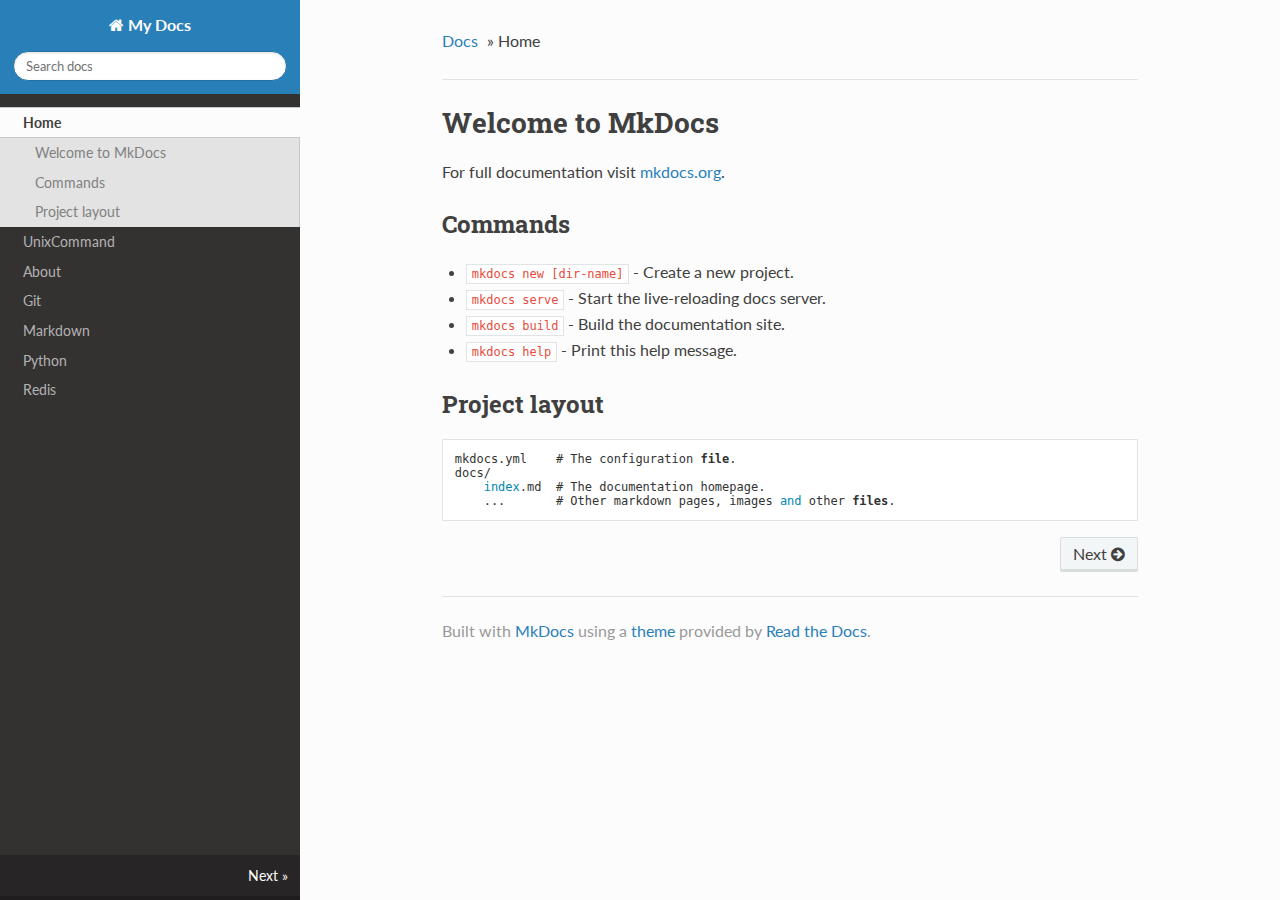
<file: site/index.html>
<!DOCTYPE html>
<!--[if IE 8]><html class="no-js lt-ie9" lang="en" > <![endif]-->
<!--[if gt IE 8]><!--> <html class="no-js" lang="en" > <!--<![endif]-->
<head>
  <meta charset="utf-8">
  <meta http-equiv="X-UA-Compatible" content="IE=edge">
  <meta name="viewport" content="width=device-width, initial-scale=1.0">
  <meta name="description" content="None">
  
  <link rel="shortcut icon" href="./img/favicon.ico">
  <title>Home - My Docs</title>
  <link href='https://fonts.googleapis.com/css?family=Lato:400,700|Roboto+Slab:400,700|Inconsolata:400,700' rel='stylesheet' type='text/css'>

  <link rel="stylesheet" href="./css/theme.css" type="text/css" />
  <link rel="stylesheet" href="./css/theme_extra.css" type="text/css" />
  <link rel="stylesheet" href="./css/highlight.css">
  
  <script>
    // Current page data
    var mkdocs_page_name = "Home";
    var mkdocs_page_input_path = "index.md";
    var mkdocs_page_url = "/";
  </script>
  
  <script src="./js/jquery-2.1.1.min.js"></script>
  <script src="./js/modernizr-2.8.3.min.js"></script>
  <script type="text/javascript" src="./js/highlight.pack.js"></script> 
  
</head>

<body class="wy-body-for-nav" role="document">

  <div class="wy-grid-for-nav">

    
    <nav data-toggle="wy-nav-shift" class="wy-nav-side stickynav">
      <div class="wy-side-nav-search">
        <a href="." class="icon icon-home"> My Docs</a>
        <div role="search">
  <form id ="rtd-search-form" class="wy-form" action="./search.html" method="get">
    <input type="text" name="q" placeholder="Search docs" />
  </form>
</div>
      </div>

      <div class="wy-menu wy-menu-vertical" data-spy="affix" role="navigation" aria-label="main navigation">
	<ul class="current">
	  
          
            <li class="toctree-l1 current">
		
    <a class="current" href=".">Home</a>
    <ul class="subnav">
            
    <li class="toctree-l2"><a href="#welcome-to-mkdocs">Welcome to MkDocs</a></li>
    
        <ul>
        
            <li><a class="toctree-l3" href="#commands">Commands</a></li>
        
            <li><a class="toctree-l3" href="#project-layout">Project layout</a></li>
        
        </ul>
    

    </ul>
	    </li>
          
            <li class="toctree-l1">
		
    <a class="" href="UnixCommand/">UnixCommand</a>
	    </li>
          
            <li class="toctree-l1">
		
    <a class="" href="about/">About</a>
	    </li>
          
            <li class="toctree-l1">
		
    <a class="" href="git/">Git</a>
	    </li>
          
            <li class="toctree-l1">
		
    <a class="" href="markdown/">Markdown</a>
	    </li>
          
            <li class="toctree-l1">
		
    <a class="" href="python/">Python</a>
	    </li>
          
            <li class="toctree-l1">
		
    <a class="" href="redis/">Redis</a>
	    </li>
          
        </ul>
      </div>
      &nbsp;
    </nav>

    <section data-toggle="wy-nav-shift" class="wy-nav-content-wrap">

      
      <nav class="wy-nav-top" role="navigation" aria-label="top navigation">
        <i data-toggle="wy-nav-top" class="fa fa-bars"></i>
        <a href=".">My Docs</a>
      </nav>

      
      <div class="wy-nav-content">
        <div class="rst-content">
          <div role="navigation" aria-label="breadcrumbs navigation">
  <ul class="wy-breadcrumbs">
    <li><a href=".">Docs</a> &raquo;</li>
    
      
    
    <li>Home</li>
    <li class="wy-breadcrumbs-aside">
      
    </li>
  </ul>
  <hr/>
</div>
          <div role="main">
            <div class="section">
              
                <h1 id="welcome-to-mkdocs">Welcome to MkDocs</h1>
<p>For full documentation visit <a href="http://mkdocs.org">mkdocs.org</a>.</p>
<h2 id="commands">Commands</h2>
<ul>
<li><code>mkdocs new [dir-name]</code> - Create a new project.</li>
<li><code>mkdocs serve</code> - Start the live-reloading docs server.</li>
<li><code>mkdocs build</code> - Build the documentation site.</li>
<li><code>mkdocs help</code> - Print this help message.</li>
</ul>
<h2 id="project-layout">Project layout</h2>
<pre><code>mkdocs.yml    # The configuration file.
docs/
    index.md  # The documentation homepage.
    ...       # Other markdown pages, images and other files.
</code></pre>
              
            </div>
          </div>
          <footer>
  
    <div class="rst-footer-buttons" role="navigation" aria-label="footer navigation">
      
        <a href="UnixCommand/" class="btn btn-neutral float-right" title="UnixCommand">Next <span class="icon icon-circle-arrow-right"></span></a>
      
      
    </div>
  

  <hr/>

  <div role="contentinfo">
    <!-- Copyright etc -->
    
  </div>

  Built with <a href="http://www.mkdocs.org">MkDocs</a> using a <a href="https://github.com/snide/sphinx_rtd_theme">theme</a> provided by <a href="https://readthedocs.org">Read the Docs</a>.
</footer>
	  
        </div>
      </div>

    </section>
    
  </div>

  <div class="rst-versions" role="note" style="cursor: pointer">
    <span class="rst-current-version" data-toggle="rst-current-version">
      
      
      
        <span style="margin-left: 15px"><a href="UnixCommand/" style="color: #fcfcfc">Next &raquo;</a></span>
      
    </span>
</div>
    <script src="./js/theme.js"></script>

</body>
</html>

<!--
MkDocs version : 0.16.3
Build Date UTC : 2017-05-14 05:25:58
-->
</file>
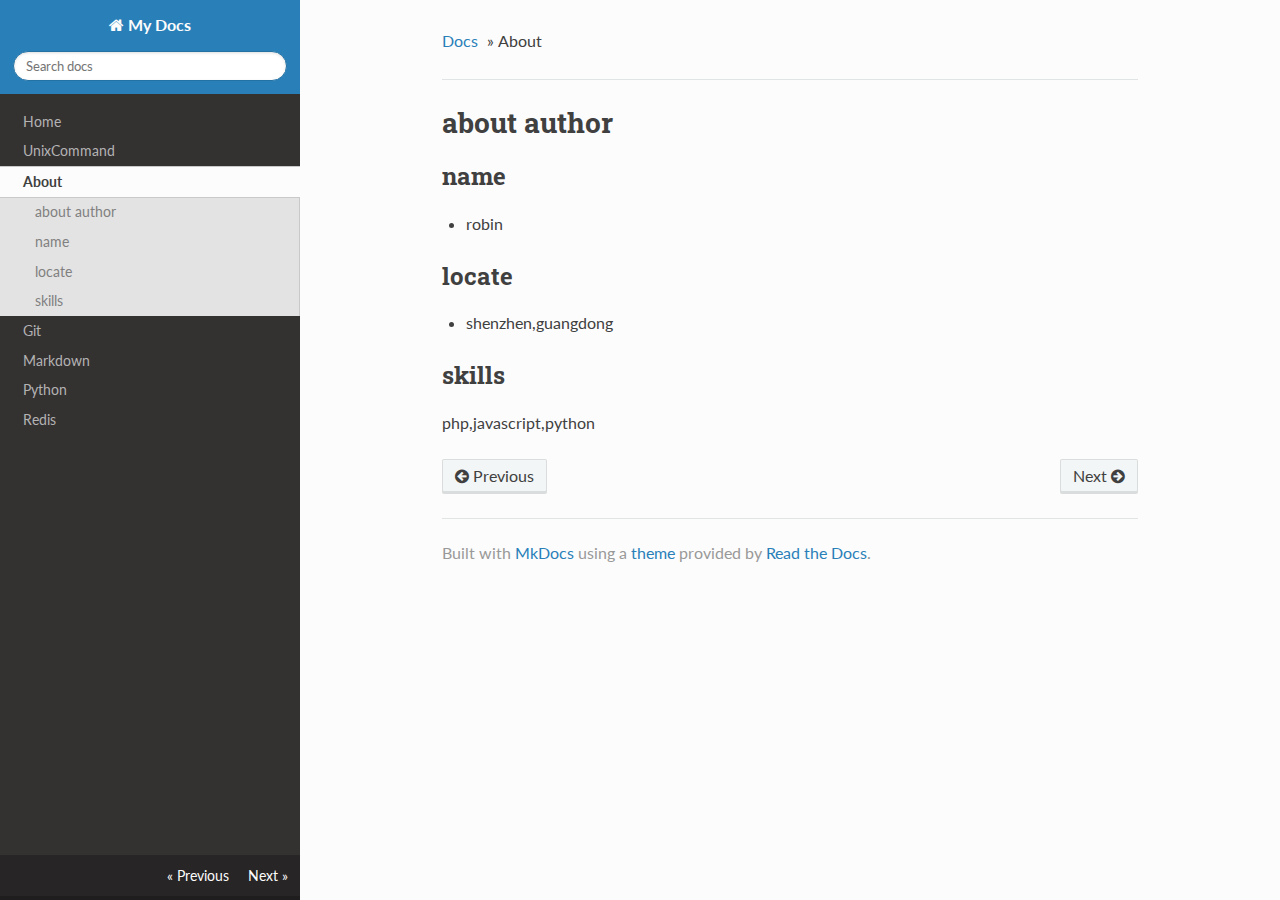
<file: site/about/index.html>
<!DOCTYPE html>
<!--[if IE 8]><html class="no-js lt-ie9" lang="en" > <![endif]-->
<!--[if gt IE 8]><!--> <html class="no-js" lang="en" > <!--<![endif]-->
<head>
  <meta charset="utf-8">
  <meta http-equiv="X-UA-Compatible" content="IE=edge">
  <meta name="viewport" content="width=device-width, initial-scale=1.0">
  
  
  <link rel="shortcut icon" href="../img/favicon.ico">
  <title>About - My Docs</title>
  <link href='https://fonts.googleapis.com/css?family=Lato:400,700|Roboto+Slab:400,700|Inconsolata:400,700' rel='stylesheet' type='text/css'>

  <link rel="stylesheet" href="../css/theme.css" type="text/css" />
  <link rel="stylesheet" href="../css/theme_extra.css" type="text/css" />
  <link rel="stylesheet" href="../css/highlight.css">
  
  <script>
    // Current page data
    var mkdocs_page_name = "About";
    var mkdocs_page_input_path = "about.md";
    var mkdocs_page_url = "/about/";
  </script>
  
  <script src="../js/jquery-2.1.1.min.js"></script>
  <script src="../js/modernizr-2.8.3.min.js"></script>
  <script type="text/javascript" src="../js/highlight.pack.js"></script> 
  
</head>

<body class="wy-body-for-nav" role="document">

  <div class="wy-grid-for-nav">

    
    <nav data-toggle="wy-nav-shift" class="wy-nav-side stickynav">
      <div class="wy-side-nav-search">
        <a href=".." class="icon icon-home"> My Docs</a>
        <div role="search">
  <form id ="rtd-search-form" class="wy-form" action="../search.html" method="get">
    <input type="text" name="q" placeholder="Search docs" />
  </form>
</div>
      </div>

      <div class="wy-menu wy-menu-vertical" data-spy="affix" role="navigation" aria-label="main navigation">
	<ul class="current">
	  
          
            <li class="toctree-l1">
		
    <a class="" href="..">Home</a>
	    </li>
          
            <li class="toctree-l1">
		
    <a class="" href="../UnixCommand/">UnixCommand</a>
	    </li>
          
            <li class="toctree-l1 current">
		
    <a class="current" href="./">About</a>
    <ul class="subnav">
            
    <li class="toctree-l2"><a href="#about-author">about author</a></li>
    
        <ul>
        
            <li><a class="toctree-l3" href="#name">name</a></li>
        
            <li><a class="toctree-l3" href="#locate">locate</a></li>
        
            <li><a class="toctree-l3" href="#skills">skills</a></li>
        
        </ul>
    

    </ul>
	    </li>
          
            <li class="toctree-l1">
		
    <a class="" href="../git/">Git</a>
	    </li>
          
            <li class="toctree-l1">
		
    <a class="" href="../markdown/">Markdown</a>
	    </li>
          
            <li class="toctree-l1">
		
    <a class="" href="../python/">Python</a>
	    </li>
          
            <li class="toctree-l1">
		
    <a class="" href="../redis/">Redis</a>
	    </li>
          
        </ul>
      </div>
      &nbsp;
    </nav>

    <section data-toggle="wy-nav-shift" class="wy-nav-content-wrap">

      
      <nav class="wy-nav-top" role="navigation" aria-label="top navigation">
        <i data-toggle="wy-nav-top" class="fa fa-bars"></i>
        <a href="..">My Docs</a>
      </nav>

      
      <div class="wy-nav-content">
        <div class="rst-content">
          <div role="navigation" aria-label="breadcrumbs navigation">
  <ul class="wy-breadcrumbs">
    <li><a href="..">Docs</a> &raquo;</li>
    
      
    
    <li>About</li>
    <li class="wy-breadcrumbs-aside">
      
    </li>
  </ul>
  <hr/>
</div>
          <div role="main">
            <div class="section">
              
                <h1 id="about-author">about author</h1>
<h2 id="name">name</h2>
<ul>
<li>robin</li>
</ul>
<h2 id="locate">locate</h2>
<ul>
<li>shenzhen,guangdong</li>
</ul>
<h2 id="skills">skills</h2>
<p>php,javascript,python</p>
              
            </div>
          </div>
          <footer>
  
    <div class="rst-footer-buttons" role="navigation" aria-label="footer navigation">
      
        <a href="../git/" class="btn btn-neutral float-right" title="Git">Next <span class="icon icon-circle-arrow-right"></span></a>
      
      
        <a href="../UnixCommand/" class="btn btn-neutral" title="UnixCommand"><span class="icon icon-circle-arrow-left"></span> Previous</a>
      
    </div>
  

  <hr/>

  <div role="contentinfo">
    <!-- Copyright etc -->
    
  </div>

  Built with <a href="http://www.mkdocs.org">MkDocs</a> using a <a href="https://github.com/snide/sphinx_rtd_theme">theme</a> provided by <a href="https://readthedocs.org">Read the Docs</a>.
</footer>
	  
        </div>
      </div>

    </section>
    
  </div>

  <div class="rst-versions" role="note" style="cursor: pointer">
    <span class="rst-current-version" data-toggle="rst-current-version">
      
      
        <span><a href="../UnixCommand/" style="color: #fcfcfc;">&laquo; Previous</a></span>
      
      
        <span style="margin-left: 15px"><a href="../git/" style="color: #fcfcfc">Next &raquo;</a></span>
      
    </span>
</div>
    <script src="../js/theme.js"></script>

</body>
</html>
</file>
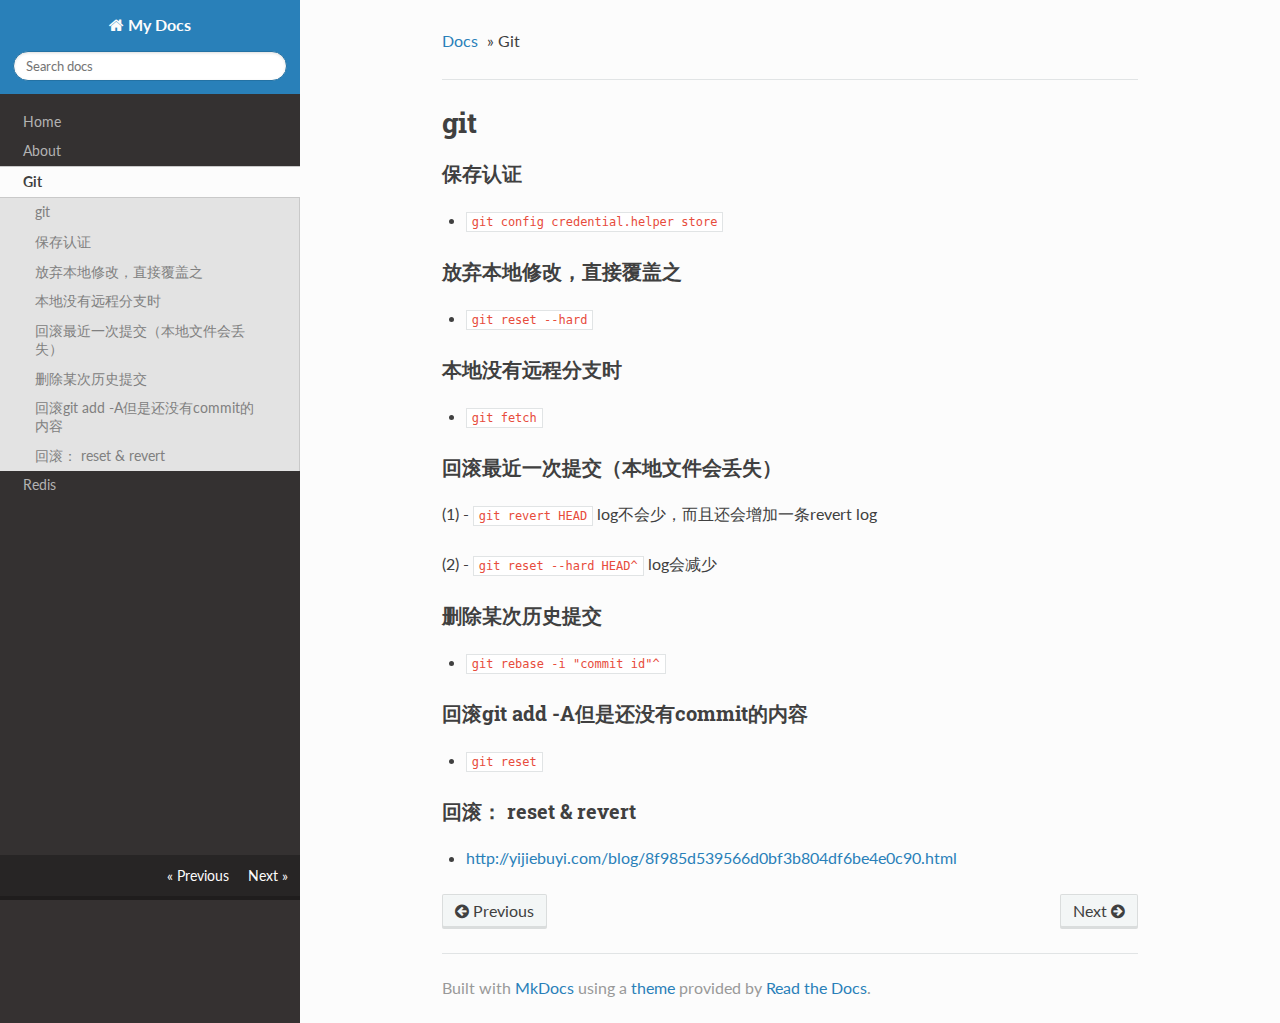
<file: site/git/index.html>
<!DOCTYPE html>
<!--[if IE 8]><html class="no-js lt-ie9" lang="en" > <![endif]-->
<!--[if gt IE 8]><!--> <html class="no-js" lang="en" > <!--<![endif]-->
<head>
  <meta charset="utf-8">
  <meta http-equiv="X-UA-Compatible" content="IE=edge">
  <meta name="viewport" content="width=device-width, initial-scale=1.0">
  
  
  <link rel="shortcut icon" href="../img/favicon.ico">
  <title>Git - My Docs</title>
  <link href='https://fonts.googleapis.com/css?family=Lato:400,700|Roboto+Slab:400,700|Inconsolata:400,700' rel='stylesheet' type='text/css'>

  <link rel="stylesheet" href="../css/theme.css" type="text/css" />
  <link rel="stylesheet" href="../css/theme_extra.css" type="text/css" />
  <link rel="stylesheet" href="../css/highlight.css">
  
  <script>
    // Current page data
    var mkdocs_page_name = "Git";
    var mkdocs_page_input_path = "git.md";
    var mkdocs_page_url = "/git/";
  </script>
  
  <script src="../js/jquery-2.1.1.min.js"></script>
  <script src="../js/modernizr-2.8.3.min.js"></script>
  <script type="text/javascript" src="../js/highlight.pack.js"></script> 
  
</head>

<body class="wy-body-for-nav" role="document">

  <div class="wy-grid-for-nav">

    
    <nav data-toggle="wy-nav-shift" class="wy-nav-side stickynav">
      <div class="wy-side-nav-search">
        <a href=".." class="icon icon-home"> My Docs</a>
        <div role="search">
  <form id ="rtd-search-form" class="wy-form" action="../search.html" method="get">
    <input type="text" name="q" placeholder="Search docs" />
  </form>
</div>
      </div>

      <div class="wy-menu wy-menu-vertical" data-spy="affix" role="navigation" aria-label="main navigation">
	<ul class="current">
	  
          
            <li class="toctree-l1">
		
    <a class="" href="..">Home</a>
	    </li>
          
            <li class="toctree-l1">
		
    <a class="" href="../about/">About</a>
	    </li>
          
            <li class="toctree-l1 current">
		
    <a class="current" href="./">Git</a>
    <ul class="subnav">
            
    <li class="toctree-l2"><a href="#git">git</a></li>
    
        <ul>
        
            <li><a class="toctree-l3" href="#_1">保存认证</a></li>
        
            <li><a class="toctree-l3" href="#_2">放弃本地修改，直接覆盖之</a></li>
        
            <li><a class="toctree-l3" href="#_3">本地没有远程分支时</a></li>
        
            <li><a class="toctree-l3" href="#_4">回滚最近一次提交（本地文件会丢失）</a></li>
        
            <li><a class="toctree-l3" href="#_5">删除某次历史提交</a></li>
        
            <li><a class="toctree-l3" href="#git-add-acommit">回滚git add -A但是还没有commit的内容</a></li>
        
            <li><a class="toctree-l3" href="#reset-revert">回滚：   reset &amp; revert</a></li>
        
        </ul>
    

    </ul>
	    </li>
          
            <li class="toctree-l1">
		
    <a class="" href="../redis/">Redis</a>
	    </li>
          
        </ul>
      </div>
      &nbsp;
    </nav>

    <section data-toggle="wy-nav-shift" class="wy-nav-content-wrap">

      
      <nav class="wy-nav-top" role="navigation" aria-label="top navigation">
        <i data-toggle="wy-nav-top" class="fa fa-bars"></i>
        <a href="..">My Docs</a>
      </nav>

      
      <div class="wy-nav-content">
        <div class="rst-content">
          <div role="navigation" aria-label="breadcrumbs navigation">
  <ul class="wy-breadcrumbs">
    <li><a href="..">Docs</a> &raquo;</li>
    
      
    
    <li>Git</li>
    <li class="wy-breadcrumbs-aside">
      
    </li>
  </ul>
  <hr/>
</div>
          <div role="main">
            <div class="section">
              
                <h1 id="git">git</h1>
<h3 id="_1">保存认证</h3>
<ul>
<li><code>git config credential.helper store</code></li>
</ul>
<h3 id="_2">放弃本地修改，直接覆盖之</h3>
<ul>
<li><code>git reset --hard</code></li>
</ul>
<h3 id="_3">本地没有远程分支时</h3>
<ul>
<li><code>git fetch</code></li>
</ul>
<h3 id="_4">回滚最近一次提交（本地文件会丢失）</h3>
<p>(1)
- <code>git revert HEAD</code>  <!-- log不会少，而且还会增加一条revert log -->log不会少，而且还会增加一条revert log</p>
<p>(2)
- <code>git reset --hard HEAD^</code>  <!-- log会减少 -->log会减少</p>
<h3 id="_5">删除某次历史提交</h3>
<ul>
<li><code>git rebase -i "commit id"^</code></li>
</ul>
<h3 id="git-add-acommit">回滚git add -A但是还没有commit的内容</h3>
<ul>
<li><code>git reset</code></li>
</ul>
<h3 id="reset-revert">回滚：   reset &amp; revert</h3>
<ul>
<li><a href="http://yijiebuyi.com/blog/8f985d539566d0bf3b804df6be4e0c90.html">http://yijiebuyi.com/blog/8f985d539566d0bf3b804df6be4e0c90.html</a></li>
</ul>
              
            </div>
          </div>
          <footer>
  
    <div class="rst-footer-buttons" role="navigation" aria-label="footer navigation">
      
        <a href="../redis/" class="btn btn-neutral float-right" title="Redis">Next <span class="icon icon-circle-arrow-right"></span></a>
      
      
        <a href="../about/" class="btn btn-neutral" title="About"><span class="icon icon-circle-arrow-left"></span> Previous</a>
      
    </div>
  

  <hr/>

  <div role="contentinfo">
    <!-- Copyright etc -->
    
  </div>

  Built with <a href="http://www.mkdocs.org">MkDocs</a> using a <a href="https://github.com/snide/sphinx_rtd_theme">theme</a> provided by <a href="https://readthedocs.org">Read the Docs</a>.
</footer>
	  
        </div>
      </div>

    </section>
    
  </div>

  <div class="rst-versions" role="note" style="cursor: pointer">
    <span class="rst-current-version" data-toggle="rst-current-version">
      
      
        <span><a href="../about/" style="color: #fcfcfc;">&laquo; Previous</a></span>
      
      
        <span style="margin-left: 15px"><a href="../redis/" style="color: #fcfcfc">Next &raquo;</a></span>
      
    </span>
</div>
    <script src="../js/theme.js"></script>

</body>
</html>
</file>
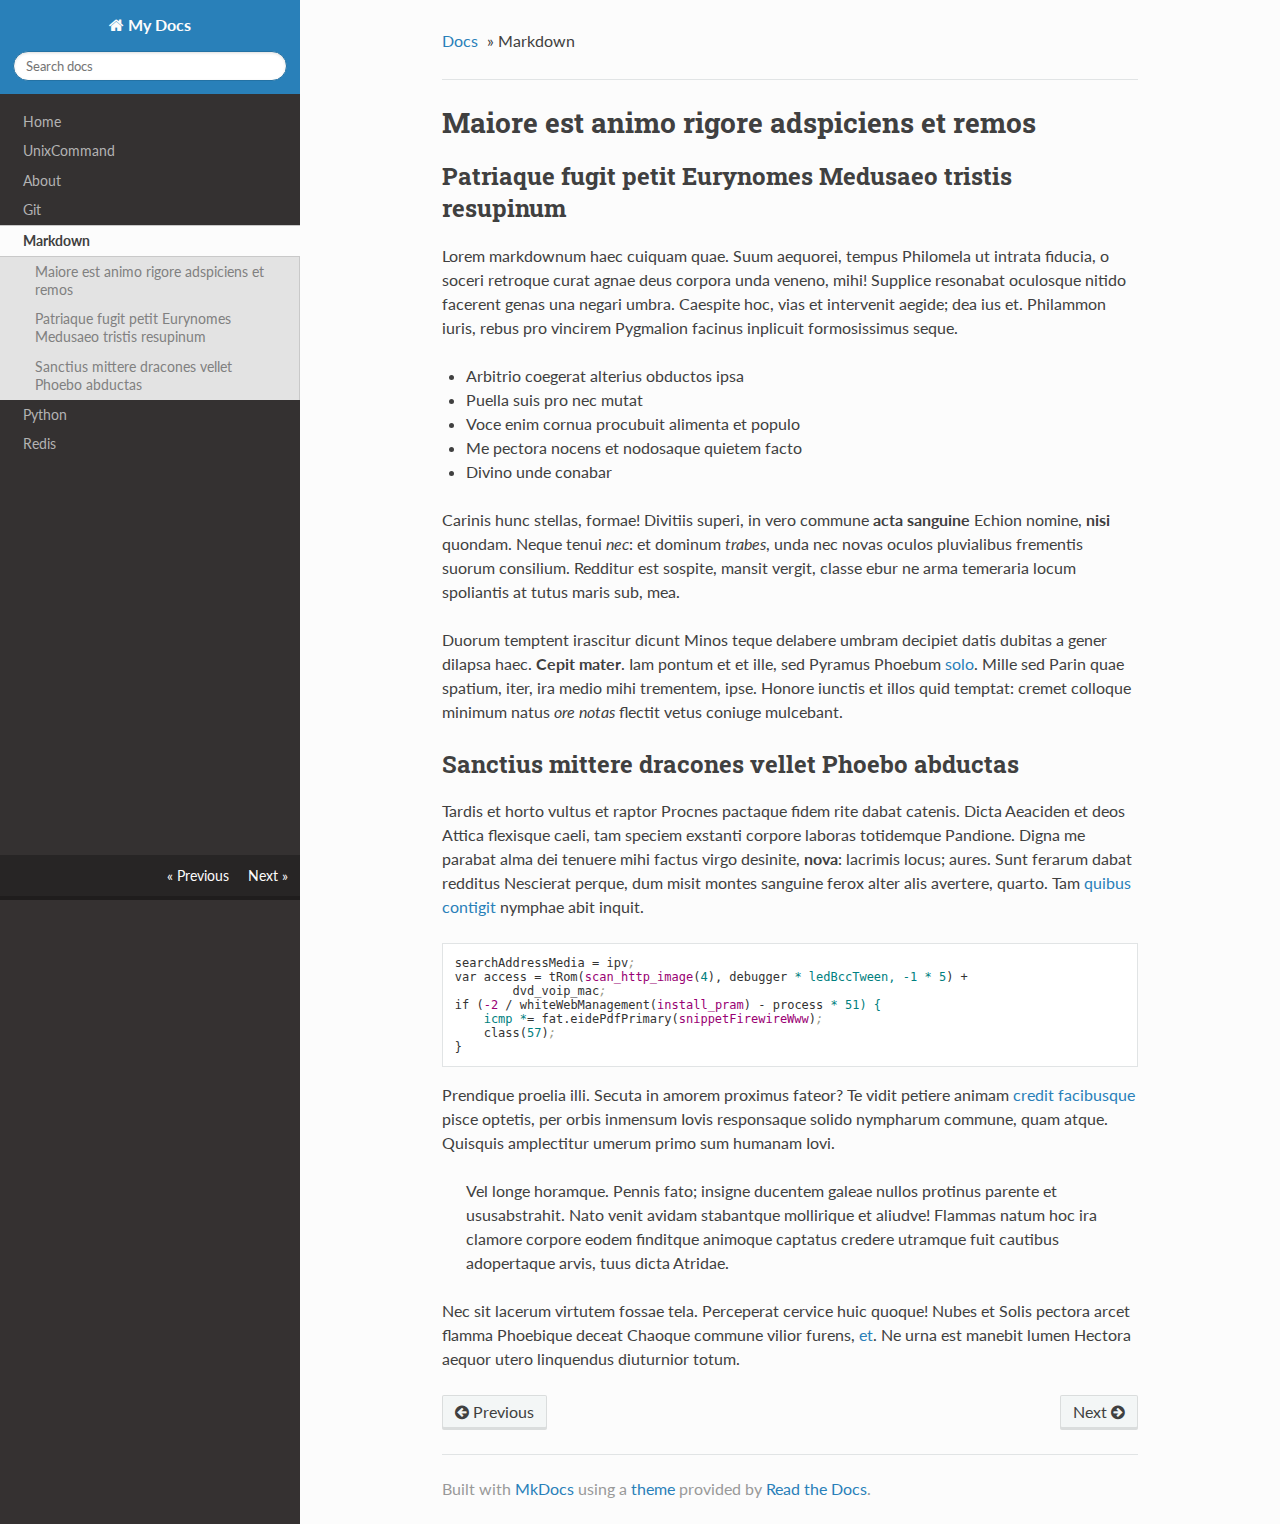
<file: site/markdown/index.html>
<!DOCTYPE html>
<!--[if IE 8]><html class="no-js lt-ie9" lang="en" > <![endif]-->
<!--[if gt IE 8]><!--> <html class="no-js" lang="en" > <!--<![endif]-->
<head>
  <meta charset="utf-8">
  <meta http-equiv="X-UA-Compatible" content="IE=edge">
  <meta name="viewport" content="width=device-width, initial-scale=1.0">
  
  
  <link rel="shortcut icon" href="../img/favicon.ico">
  <title>Markdown - My Docs</title>
  <link href='https://fonts.googleapis.com/css?family=Lato:400,700|Roboto+Slab:400,700|Inconsolata:400,700' rel='stylesheet' type='text/css'>

  <link rel="stylesheet" href="../css/theme.css" type="text/css" />
  <link rel="stylesheet" href="../css/theme_extra.css" type="text/css" />
  <link rel="stylesheet" href="../css/highlight.css">
  
  <script>
    // Current page data
    var mkdocs_page_name = "Markdown";
    var mkdocs_page_input_path = "markdown.md";
    var mkdocs_page_url = "/markdown/";
  </script>
  
  <script src="../js/jquery-2.1.1.min.js"></script>
  <script src="../js/modernizr-2.8.3.min.js"></script>
  <script type="text/javascript" src="../js/highlight.pack.js"></script> 
  
</head>

<body class="wy-body-for-nav" role="document">

  <div class="wy-grid-for-nav">

    
    <nav data-toggle="wy-nav-shift" class="wy-nav-side stickynav">
      <div class="wy-side-nav-search">
        <a href=".." class="icon icon-home"> My Docs</a>
        <div role="search">
  <form id ="rtd-search-form" class="wy-form" action="../search.html" method="get">
    <input type="text" name="q" placeholder="Search docs" />
  </form>
</div>
      </div>

      <div class="wy-menu wy-menu-vertical" data-spy="affix" role="navigation" aria-label="main navigation">
	<ul class="current">
	  
          
            <li class="toctree-l1">
		
    <a class="" href="..">Home</a>
	    </li>
          
            <li class="toctree-l1">
		
    <a class="" href="../UnixCommand/">UnixCommand</a>
	    </li>
          
            <li class="toctree-l1">
		
    <a class="" href="../about/">About</a>
	    </li>
          
            <li class="toctree-l1">
		
    <a class="" href="../git/">Git</a>
	    </li>
          
            <li class="toctree-l1 current">
		
    <a class="current" href="./">Markdown</a>
    <ul class="subnav">
            
    <li class="toctree-l2"><a href="#maiore-est-animo-rigore-adspiciens-et-remos">Maiore est animo rigore adspiciens et remos</a></li>
    
        <ul>
        
            <li><a class="toctree-l3" href="#patriaque-fugit-petit-eurynomes-medusaeo-tristis-resupinum">Patriaque fugit petit Eurynomes Medusaeo tristis resupinum</a></li>
        
            <li><a class="toctree-l3" href="#sanctius-mittere-dracones-vellet-phoebo-abductas">Sanctius mittere dracones vellet Phoebo abductas</a></li>
        
        </ul>
    

    </ul>
	    </li>
          
            <li class="toctree-l1">
		
    <a class="" href="../python/">Python</a>
	    </li>
          
            <li class="toctree-l1">
		
    <a class="" href="../redis/">Redis</a>
	    </li>
          
        </ul>
      </div>
      &nbsp;
    </nav>

    <section data-toggle="wy-nav-shift" class="wy-nav-content-wrap">

      
      <nav class="wy-nav-top" role="navigation" aria-label="top navigation">
        <i data-toggle="wy-nav-top" class="fa fa-bars"></i>
        <a href="..">My Docs</a>
      </nav>

      
      <div class="wy-nav-content">
        <div class="rst-content">
          <div role="navigation" aria-label="breadcrumbs navigation">
  <ul class="wy-breadcrumbs">
    <li><a href="..">Docs</a> &raquo;</li>
    
      
    
    <li>Markdown</li>
    <li class="wy-breadcrumbs-aside">
      
    </li>
  </ul>
  <hr/>
</div>
          <div role="main">
            <div class="section">
              
                <h1 id="maiore-est-animo-rigore-adspiciens-et-remos">Maiore est animo rigore adspiciens et remos</h1>
<h2 id="patriaque-fugit-petit-eurynomes-medusaeo-tristis-resupinum">Patriaque fugit petit Eurynomes Medusaeo tristis resupinum</h2>
<p>Lorem markdownum haec cuiquam quae. Suum aequorei, tempus Philomela ut intrata
fiducia, o soceri retroque curat agnae deus corpora unda veneno, mihi! Supplice
resonabat oculosque nitido facerent genas una negari umbra. Caespite hoc, vias
et intervenit aegide; dea ius et. Philammon iuris, rebus pro vincirem Pygmalion
facinus inplicuit formosissimus seque.</p>
<ul>
<li>Arbitrio coegerat alterius obductos ipsa</li>
<li>Puella suis pro nec mutat</li>
<li>Voce enim cornua procubuit alimenta et populo</li>
<li>Me pectora nocens et nodosaque quietem facto</li>
<li>Divino unde conabar</li>
</ul>
<p>Carinis hunc stellas, formae! Divitiis superi, in vero commune <strong>acta sanguine</strong>
Echion nomine, <strong>nisi</strong> quondam. Neque tenui <em>nec</em>: et dominum <em>trabes</em>, unda
nec novas oculos pluvialibus frementis suorum consilium. Redditur est sospite,
mansit vergit, classe ebur ne arma temeraria locum spoliantis at tutus maris
sub, mea.</p>
<p>Duorum temptent irascitur dicunt Minos teque delabere umbram decipiet datis
dubitas a gener dilapsa haec. <strong>Cepit mater</strong>. Iam pontum et et ille, sed
Pyramus Phoebum <a href="http://gracili-non.io/totain">solo</a>. Mille sed Parin quae
spatium, iter, ira medio mihi trementem, ipse. Honore iunctis et illos quid
temptat: cremet colloque minimum natus <em>ore notas</em> flectit vetus coniuge
mulcebant.</p>
<h2 id="sanctius-mittere-dracones-vellet-phoebo-abductas">Sanctius mittere dracones vellet Phoebo abductas</h2>
<p>Tardis et horto vultus et raptor Procnes pactaque fidem rite dabat catenis.
Dicta Aeaciden et deos Attica flexisque caeli, tam speciem exstanti corpore
laboras totidemque Pandione. Digna me parabat alma dei tenuere mihi factus virgo
desinite, <strong>nova</strong>: lacrimis locus; aures. Sunt ferarum dabat redditus Nescierat
perque, dum misit montes sanguine ferox alter alis avertere, quarto. Tam <a href="http://vias-auras.org/illis">quibus
contigit</a> nymphae abit inquit.</p>
<pre><code>searchAddressMedia = ipv;
var access = tRom(scan_http_image(4), debugger * ledBccTween, -1 * 5) +
        dvd_voip_mac;
if (-2 / whiteWebManagement(install_pram) - process * 51) {
    icmp *= fat.eidePdfPrimary(snippetFirewireWww);
    class(57);
}
</code></pre>
<p>Prendique proelia illi. Secuta in amorem proximus fateor? Te vidit petiere
animam <a href="http://www.mediis-hominis.org/">credit facibusque</a> pisce optetis, per
orbis inmensum Iovis responsaque solido nympharum commune, quam atque. Quisquis
amplectitur umerum primo sum humanam Iovi.</p>
<blockquote>
<p>Vel longe horamque. Pennis fato; insigne ducentem galeae nullos protinus
parente et ususabstrahit. Nato venit avidam stabantque mollirique et aliudve!
Flammas natum hoc ira clamore corpore eodem finditque animoque captatus
credere utramque fuit cautibus adopertaque arvis, tuus dicta Atridae.</p>
</blockquote>
<p>Nec sit lacerum virtutem fossae tela. Perceperat cervice huic quoque! Nubes et
Solis pectora arcet flamma Phoebique deceat Chaoque commune vilior furens,
<a href="http://illos-temptat.net/umbrasgraias">et</a>. Ne urna est manebit lumen Hectora
aequor utero linquendus diuturnior totum.</p>
              
            </div>
          </div>
          <footer>
  
    <div class="rst-footer-buttons" role="navigation" aria-label="footer navigation">
      
        <a href="../python/" class="btn btn-neutral float-right" title="Python">Next <span class="icon icon-circle-arrow-right"></span></a>
      
      
        <a href="../git/" class="btn btn-neutral" title="Git"><span class="icon icon-circle-arrow-left"></span> Previous</a>
      
    </div>
  

  <hr/>

  <div role="contentinfo">
    <!-- Copyright etc -->
    
  </div>

  Built with <a href="http://www.mkdocs.org">MkDocs</a> using a <a href="https://github.com/snide/sphinx_rtd_theme">theme</a> provided by <a href="https://readthedocs.org">Read the Docs</a>.
</footer>
	  
        </div>
      </div>

    </section>
    
  </div>

  <div class="rst-versions" role="note" style="cursor: pointer">
    <span class="rst-current-version" data-toggle="rst-current-version">
      
      
        <span><a href="../git/" style="color: #fcfcfc;">&laquo; Previous</a></span>
      
      
        <span style="margin-left: 15px"><a href="../python/" style="color: #fcfcfc">Next &raquo;</a></span>
      
    </span>
</div>
    <script src="../js/theme.js"></script>

</body>
</html>
</file>
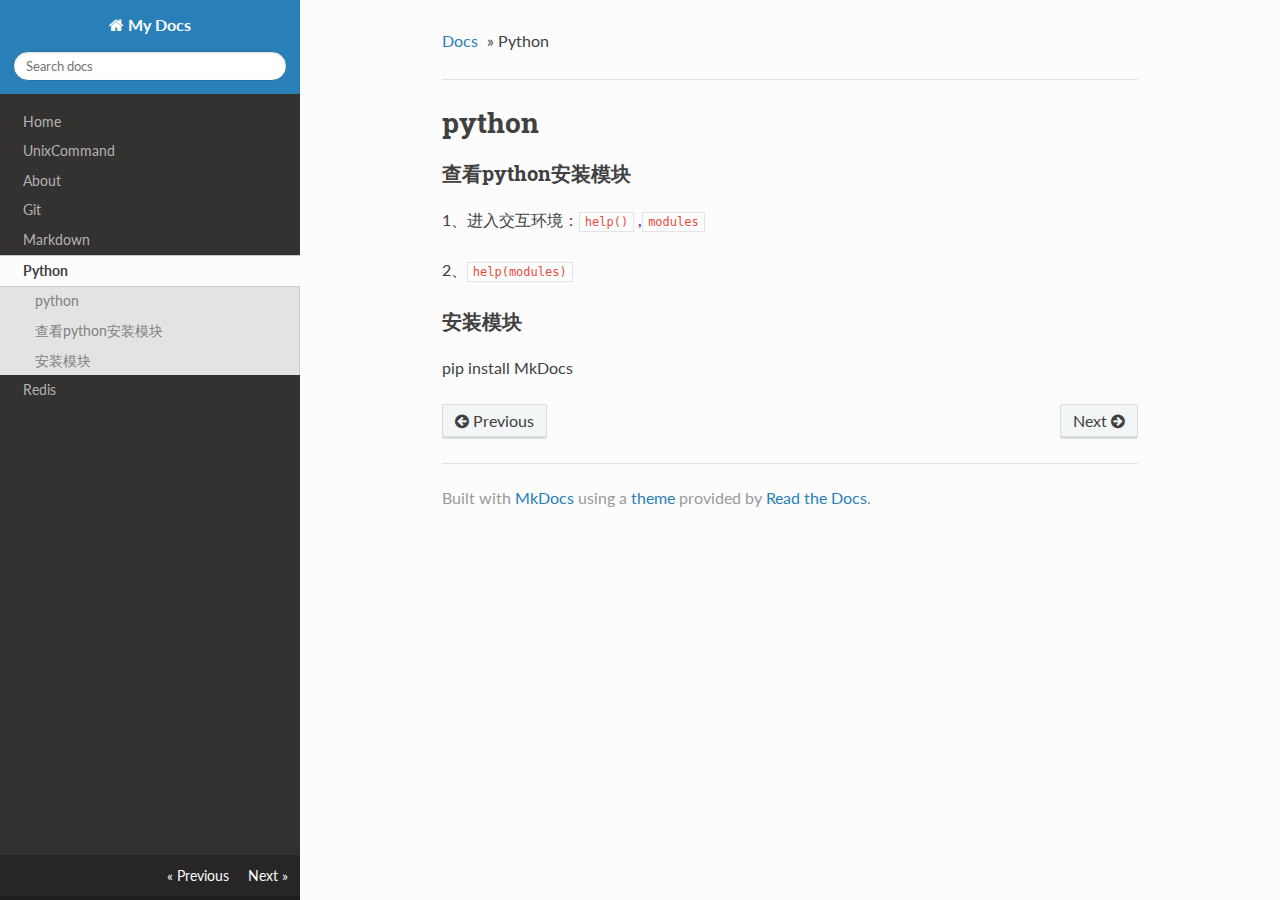
<file: site/python/index.html>
<!DOCTYPE html>
<!--[if IE 8]><html class="no-js lt-ie9" lang="en" > <![endif]-->
<!--[if gt IE 8]><!--> <html class="no-js" lang="en" > <!--<![endif]-->
<head>
  <meta charset="utf-8">
  <meta http-equiv="X-UA-Compatible" content="IE=edge">
  <meta name="viewport" content="width=device-width, initial-scale=1.0">
  
  
  <link rel="shortcut icon" href="../img/favicon.ico">
  <title>Python - My Docs</title>
  <link href='https://fonts.googleapis.com/css?family=Lato:400,700|Roboto+Slab:400,700|Inconsolata:400,700' rel='stylesheet' type='text/css'>

  <link rel="stylesheet" href="../css/theme.css" type="text/css" />
  <link rel="stylesheet" href="../css/theme_extra.css" type="text/css" />
  <link rel="stylesheet" href="../css/highlight.css">
  
  <script>
    // Current page data
    var mkdocs_page_name = "Python";
    var mkdocs_page_input_path = "python.md";
    var mkdocs_page_url = "/python/";
  </script>
  
  <script src="../js/jquery-2.1.1.min.js"></script>
  <script src="../js/modernizr-2.8.3.min.js"></script>
  <script type="text/javascript" src="../js/highlight.pack.js"></script> 
  
</head>

<body class="wy-body-for-nav" role="document">

  <div class="wy-grid-for-nav">

    
    <nav data-toggle="wy-nav-shift" class="wy-nav-side stickynav">
      <div class="wy-side-nav-search">
        <a href=".." class="icon icon-home"> My Docs</a>
        <div role="search">
  <form id ="rtd-search-form" class="wy-form" action="../search.html" method="get">
    <input type="text" name="q" placeholder="Search docs" />
  </form>
</div>
      </div>

      <div class="wy-menu wy-menu-vertical" data-spy="affix" role="navigation" aria-label="main navigation">
	<ul class="current">
	  
          
            <li class="toctree-l1">
		
    <a class="" href="..">Home</a>
	    </li>
          
            <li class="toctree-l1">
		
    <a class="" href="../UnixCommand/">UnixCommand</a>
	    </li>
          
            <li class="toctree-l1">
		
    <a class="" href="../about/">About</a>
	    </li>
          
            <li class="toctree-l1">
		
    <a class="" href="../git/">Git</a>
	    </li>
          
            <li class="toctree-l1">
		
    <a class="" href="../markdown/">Markdown</a>
	    </li>
          
            <li class="toctree-l1 current">
		
    <a class="current" href="./">Python</a>
    <ul class="subnav">
            
    <li class="toctree-l2"><a href="#python">python</a></li>
    
        <ul>
        
            <li><a class="toctree-l3" href="#python_1">查看python安装模块</a></li>
        
            <li><a class="toctree-l3" href="#_1">安装模块</a></li>
        
        </ul>
    

    </ul>
	    </li>
          
            <li class="toctree-l1">
		
    <a class="" href="../redis/">Redis</a>
	    </li>
          
        </ul>
      </div>
      &nbsp;
    </nav>

    <section data-toggle="wy-nav-shift" class="wy-nav-content-wrap">

      
      <nav class="wy-nav-top" role="navigation" aria-label="top navigation">
        <i data-toggle="wy-nav-top" class="fa fa-bars"></i>
        <a href="..">My Docs</a>
      </nav>

      
      <div class="wy-nav-content">
        <div class="rst-content">
          <div role="navigation" aria-label="breadcrumbs navigation">
  <ul class="wy-breadcrumbs">
    <li><a href="..">Docs</a> &raquo;</li>
    
      
    
    <li>Python</li>
    <li class="wy-breadcrumbs-aside">
      
    </li>
  </ul>
  <hr/>
</div>
          <div role="main">
            <div class="section">
              
                <h1 id="python">python</h1>
<h3 id="python_1">查看python安装模块</h3>
<p>1、进入交互环境：<code>help()</code> ,<code>modules</code></p>
<p>2、<code>help(modules)</code> </p>
<h3 id="_1">安装模块</h3>
<p>pip install MkDocs</p>
              
            </div>
          </div>
          <footer>
  
    <div class="rst-footer-buttons" role="navigation" aria-label="footer navigation">
      
        <a href="../redis/" class="btn btn-neutral float-right" title="Redis">Next <span class="icon icon-circle-arrow-right"></span></a>
      
      
        <a href="../markdown/" class="btn btn-neutral" title="Markdown"><span class="icon icon-circle-arrow-left"></span> Previous</a>
      
    </div>
  

  <hr/>

  <div role="contentinfo">
    <!-- Copyright etc -->
    
  </div>

  Built with <a href="http://www.mkdocs.org">MkDocs</a> using a <a href="https://github.com/snide/sphinx_rtd_theme">theme</a> provided by <a href="https://readthedocs.org">Read the Docs</a>.
</footer>
	  
        </div>
      </div>

    </section>
    
  </div>

  <div class="rst-versions" role="note" style="cursor: pointer">
    <span class="rst-current-version" data-toggle="rst-current-version">
      
      
        <span><a href="../markdown/" style="color: #fcfcfc;">&laquo; Previous</a></span>
      
      
        <span style="margin-left: 15px"><a href="../redis/" style="color: #fcfcfc">Next &raquo;</a></span>
      
    </span>
</div>
    <script src="../js/theme.js"></script>

</body>
</html>
</file>
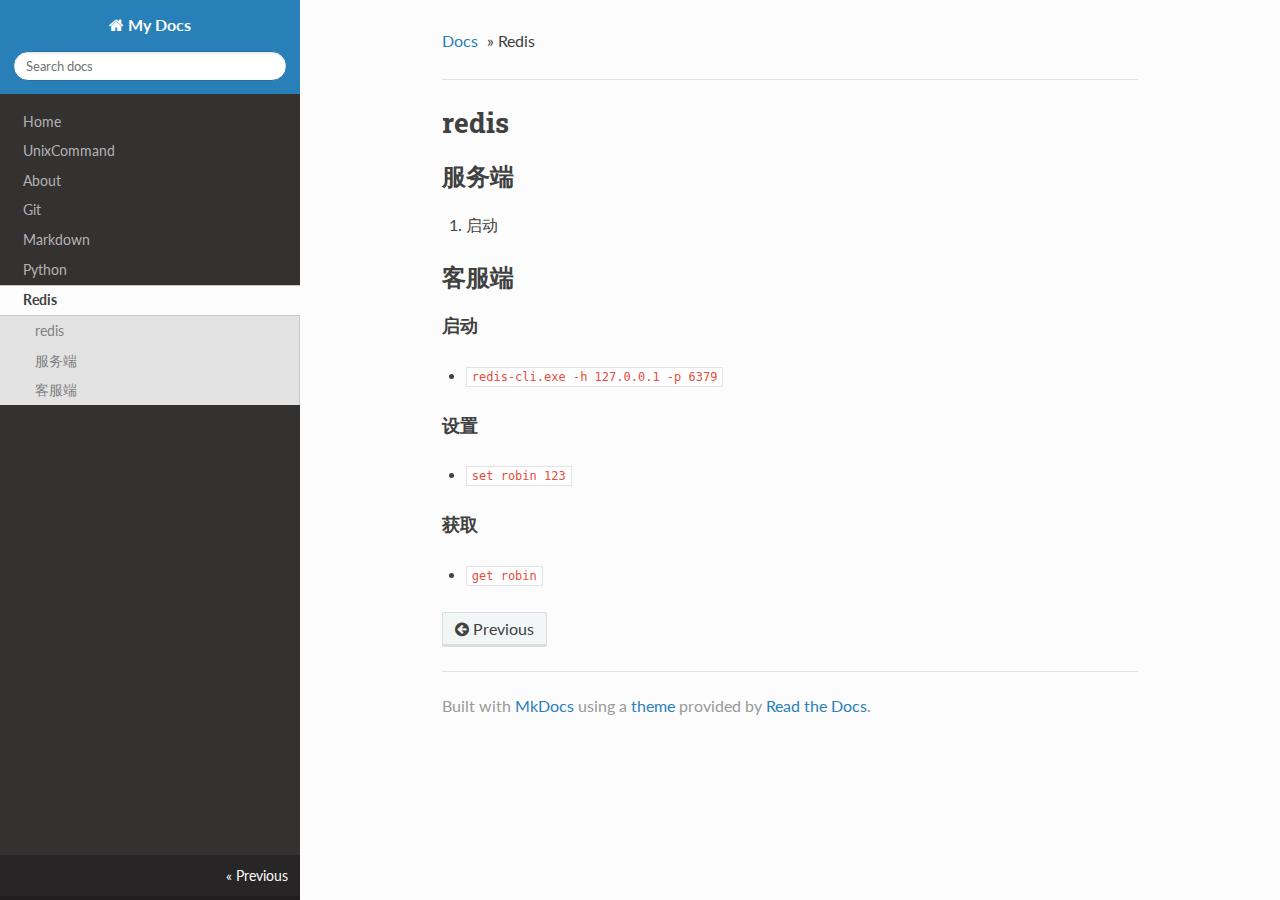
<file: site/redis/index.html>
<!DOCTYPE html>
<!--[if IE 8]><html class="no-js lt-ie9" lang="en" > <![endif]-->
<!--[if gt IE 8]><!--> <html class="no-js" lang="en" > <!--<![endif]-->
<head>
  <meta charset="utf-8">
  <meta http-equiv="X-UA-Compatible" content="IE=edge">
  <meta name="viewport" content="width=device-width, initial-scale=1.0">
  
  
  <link rel="shortcut icon" href="../img/favicon.ico">
  <title>Redis - My Docs</title>
  <link href='https://fonts.googleapis.com/css?family=Lato:400,700|Roboto+Slab:400,700|Inconsolata:400,700' rel='stylesheet' type='text/css'>

  <link rel="stylesheet" href="../css/theme.css" type="text/css" />
  <link rel="stylesheet" href="../css/theme_extra.css" type="text/css" />
  <link rel="stylesheet" href="../css/highlight.css">
  
  <script>
    // Current page data
    var mkdocs_page_name = "Redis";
    var mkdocs_page_input_path = "redis.md";
    var mkdocs_page_url = "/redis/";
  </script>
  
  <script src="../js/jquery-2.1.1.min.js"></script>
  <script src="../js/modernizr-2.8.3.min.js"></script>
  <script type="text/javascript" src="../js/highlight.pack.js"></script> 
  
</head>

<body class="wy-body-for-nav" role="document">

  <div class="wy-grid-for-nav">

    
    <nav data-toggle="wy-nav-shift" class="wy-nav-side stickynav">
      <div class="wy-side-nav-search">
        <a href=".." class="icon icon-home"> My Docs</a>
        <div role="search">
  <form id ="rtd-search-form" class="wy-form" action="../search.html" method="get">
    <input type="text" name="q" placeholder="Search docs" />
  </form>
</div>
      </div>

      <div class="wy-menu wy-menu-vertical" data-spy="affix" role="navigation" aria-label="main navigation">
	<ul class="current">
	  
          
            <li class="toctree-l1">
		
    <a class="" href="..">Home</a>
	    </li>
          
            <li class="toctree-l1">
		
    <a class="" href="../UnixCommand/">UnixCommand</a>
	    </li>
          
            <li class="toctree-l1">
		
    <a class="" href="../about/">About</a>
	    </li>
          
            <li class="toctree-l1">
		
    <a class="" href="../git/">Git</a>
	    </li>
          
            <li class="toctree-l1">
		
    <a class="" href="../markdown/">Markdown</a>
	    </li>
          
            <li class="toctree-l1">
		
    <a class="" href="../python/">Python</a>
	    </li>
          
            <li class="toctree-l1 current">
		
    <a class="current" href="./">Redis</a>
    <ul class="subnav">
            
    <li class="toctree-l2"><a href="#redis">redis</a></li>
    
        <ul>
        
            <li><a class="toctree-l3" href="#_1">服务端</a></li>
        
            <li><a class="toctree-l3" href="#_2">客服端</a></li>
        
        </ul>
    

    </ul>
	    </li>
          
        </ul>
      </div>
      &nbsp;
    </nav>

    <section data-toggle="wy-nav-shift" class="wy-nav-content-wrap">

      
      <nav class="wy-nav-top" role="navigation" aria-label="top navigation">
        <i data-toggle="wy-nav-top" class="fa fa-bars"></i>
        <a href="..">My Docs</a>
      </nav>

      
      <div class="wy-nav-content">
        <div class="rst-content">
          <div role="navigation" aria-label="breadcrumbs navigation">
  <ul class="wy-breadcrumbs">
    <li><a href="..">Docs</a> &raquo;</li>
    
      
    
    <li>Redis</li>
    <li class="wy-breadcrumbs-aside">
      
    </li>
  </ul>
  <hr/>
</div>
          <div role="main">
            <div class="section">
              
                <h1 id="redis">redis</h1>
<h2 id="_1">服务端</h2>
<ol>
<li>启动</li>
</ol>
<h2 id="_2">客服端</h2>
<h4 id="_3">启动</h4>
<ul>
<li><code>redis-cli.exe -h 127.0.0.1 -p 6379</code></li>
</ul>
<h4 id="_4">设置</h4>
<ul>
<li><code>set robin 123</code></li>
</ul>
<h4 id="_5">获取</h4>
<ul>
<li><code>get robin</code></li>
</ul>
              
            </div>
          </div>
          <footer>
  
    <div class="rst-footer-buttons" role="navigation" aria-label="footer navigation">
      
      
        <a href="../python/" class="btn btn-neutral" title="Python"><span class="icon icon-circle-arrow-left"></span> Previous</a>
      
    </div>
  

  <hr/>

  <div role="contentinfo">
    <!-- Copyright etc -->
    
  </div>

  Built with <a href="http://www.mkdocs.org">MkDocs</a> using a <a href="https://github.com/snide/sphinx_rtd_theme">theme</a> provided by <a href="https://readthedocs.org">Read the Docs</a>.
</footer>
	  
        </div>
      </div>

    </section>
    
  </div>

  <div class="rst-versions" role="note" style="cursor: pointer">
    <span class="rst-current-version" data-toggle="rst-current-version">
      
      
        <span><a href="../python/" style="color: #fcfcfc;">&laquo; Previous</a></span>
      
      
    </span>
</div>
    <script src="../js/theme.js"></script>

</body>
</html>
</file>
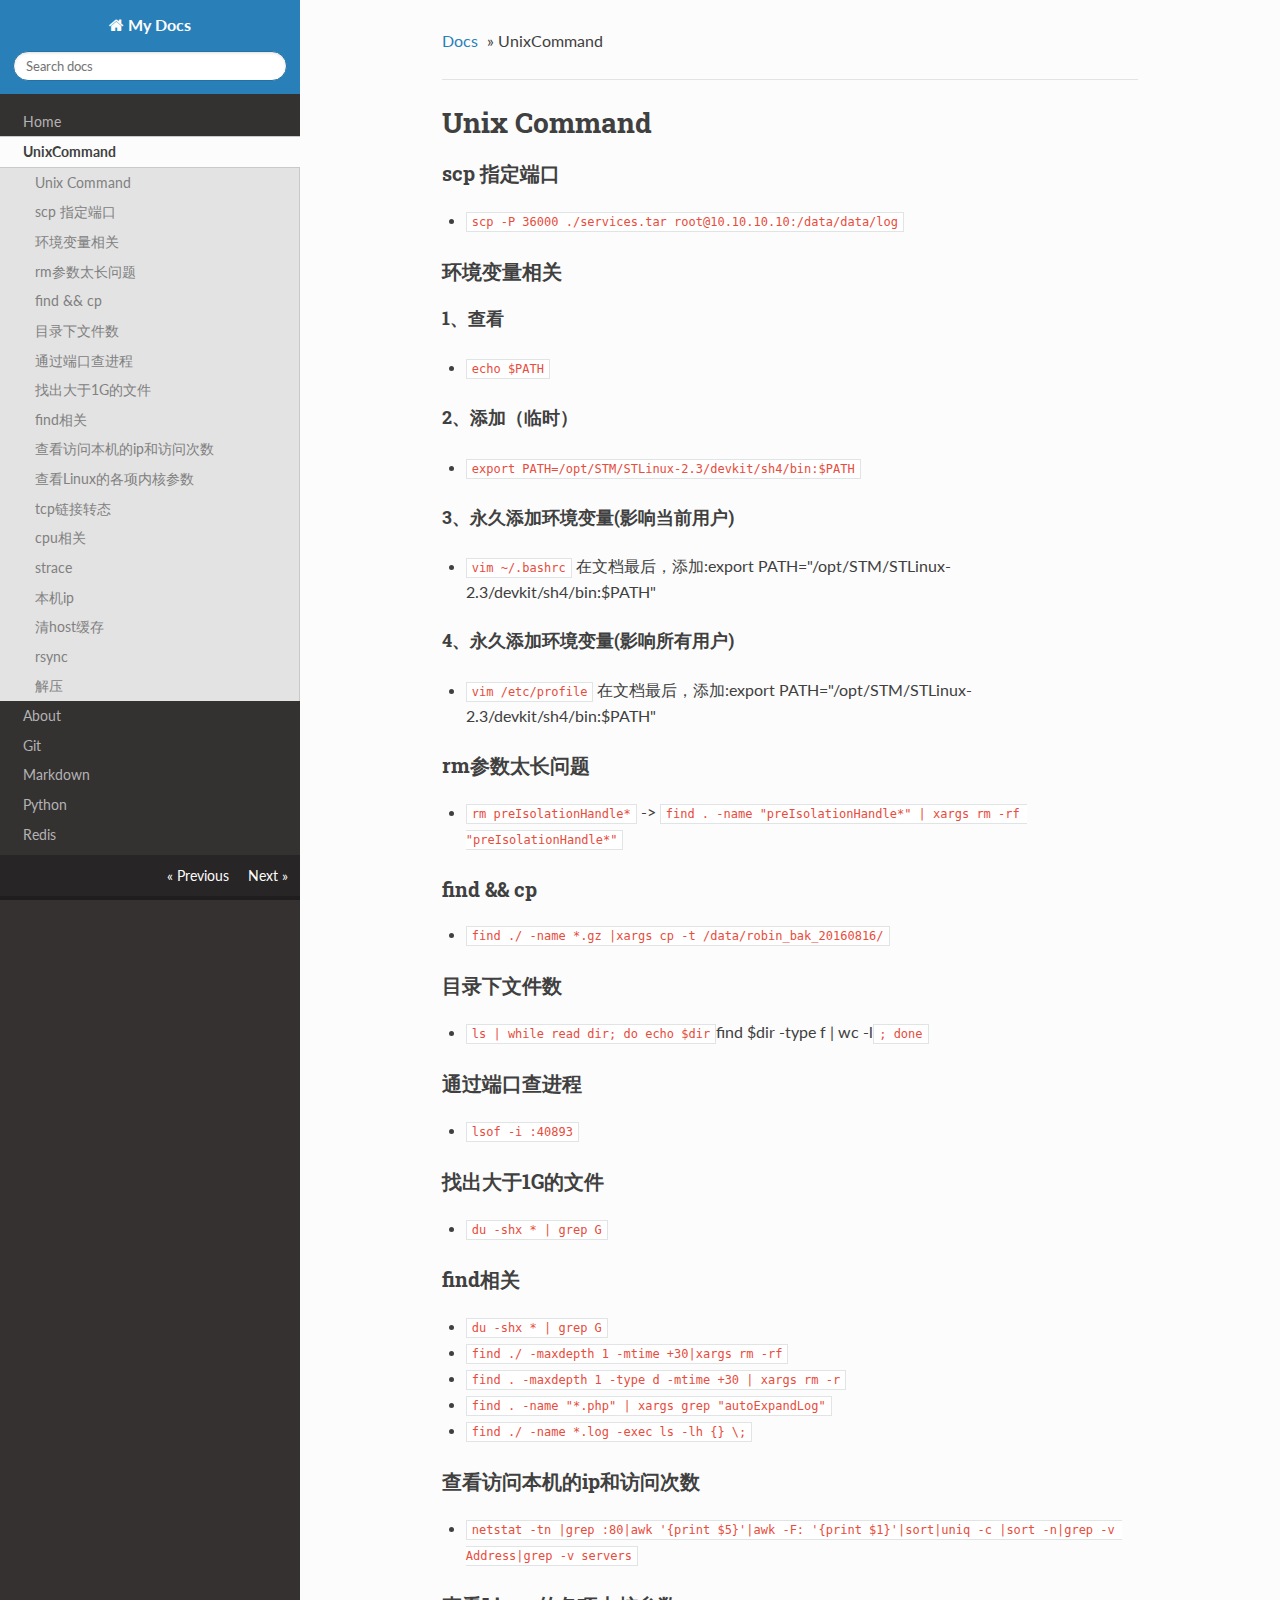
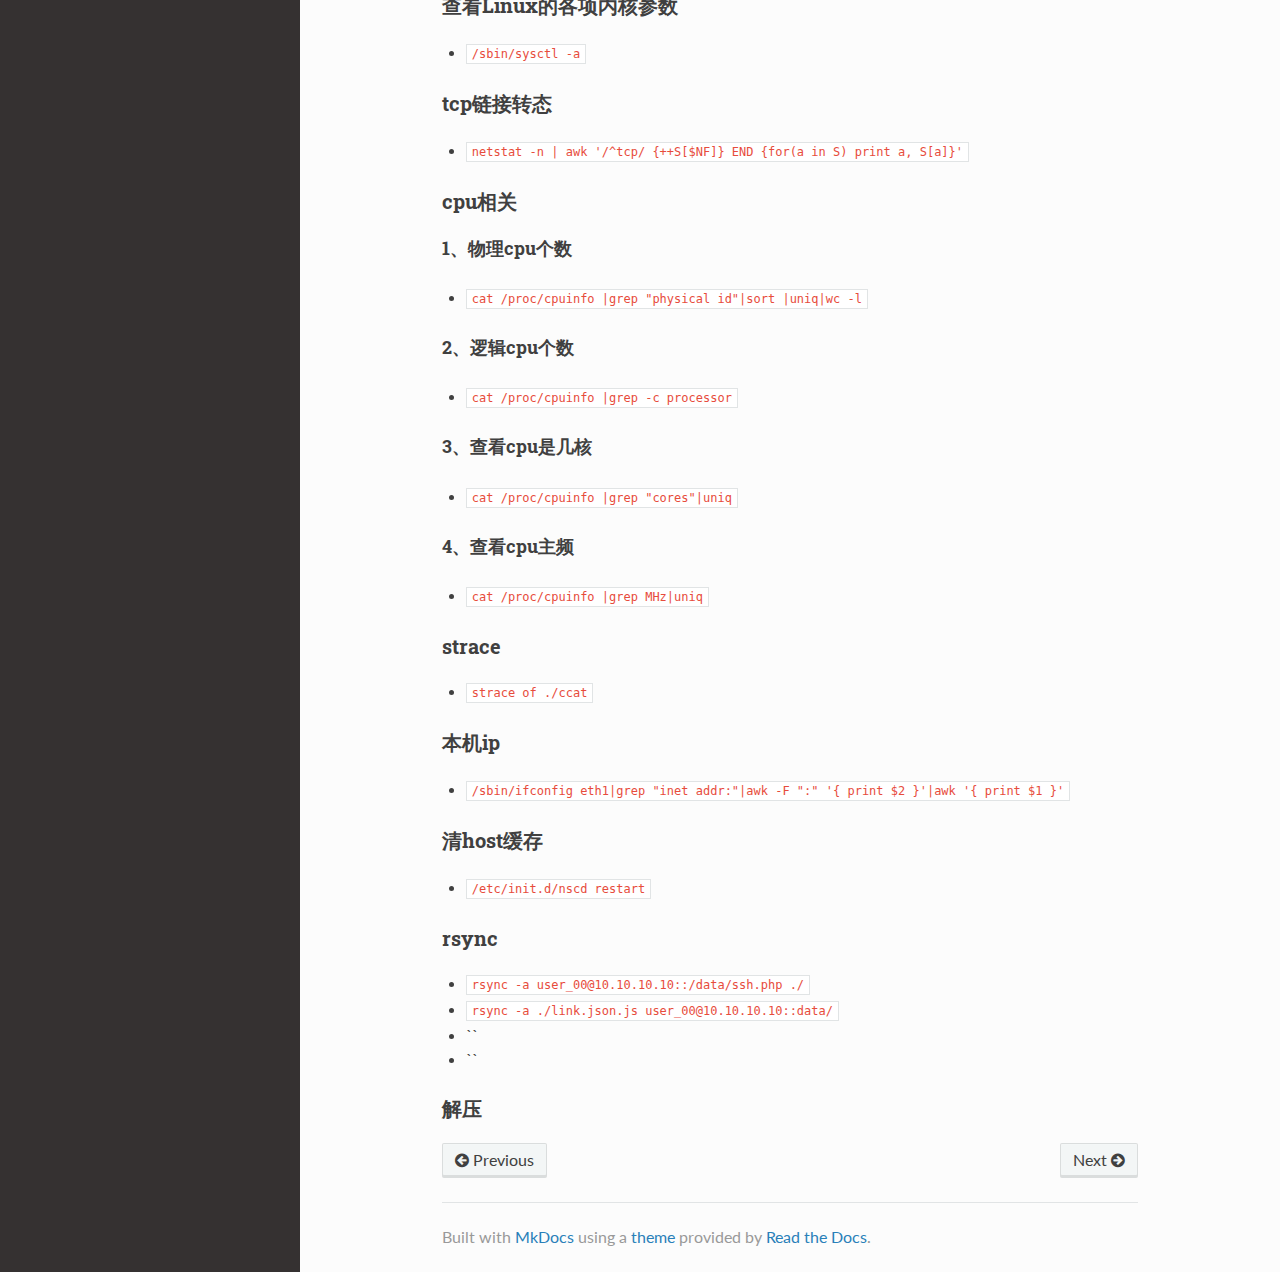
<file: site/UnixCommand/index.html>
<!DOCTYPE html>
<!--[if IE 8]><html class="no-js lt-ie9" lang="en" > <![endif]-->
<!--[if gt IE 8]><!--> <html class="no-js" lang="en" > <!--<![endif]-->
<head>
  <meta charset="utf-8">
  <meta http-equiv="X-UA-Compatible" content="IE=edge">
  <meta name="viewport" content="width=device-width, initial-scale=1.0">
  
  
  <link rel="shortcut icon" href="../img/favicon.ico">
  <title>UnixCommand - My Docs</title>
  <link href='https://fonts.googleapis.com/css?family=Lato:400,700|Roboto+Slab:400,700|Inconsolata:400,700' rel='stylesheet' type='text/css'>

  <link rel="stylesheet" href="../css/theme.css" type="text/css" />
  <link rel="stylesheet" href="../css/theme_extra.css" type="text/css" />
  <link rel="stylesheet" href="../css/highlight.css">
  
  <script>
    // Current page data
    var mkdocs_page_name = "UnixCommand";
    var mkdocs_page_input_path = "UnixCommand.md";
    var mkdocs_page_url = "/UnixCommand/";
  </script>
  
  <script src="../js/jquery-2.1.1.min.js"></script>
  <script src="../js/modernizr-2.8.3.min.js"></script>
  <script type="text/javascript" src="../js/highlight.pack.js"></script> 
  
</head>

<body class="wy-body-for-nav" role="document">

  <div class="wy-grid-for-nav">

    
    <nav data-toggle="wy-nav-shift" class="wy-nav-side stickynav">
      <div class="wy-side-nav-search">
        <a href=".." class="icon icon-home"> My Docs</a>
        <div role="search">
  <form id ="rtd-search-form" class="wy-form" action="../search.html" method="get">
    <input type="text" name="q" placeholder="Search docs" />
  </form>
</div>
      </div>

      <div class="wy-menu wy-menu-vertical" data-spy="affix" role="navigation" aria-label="main navigation">
	<ul class="current">
	  
          
            <li class="toctree-l1">
		
    <a class="" href="..">Home</a>
	    </li>
          
            <li class="toctree-l1 current">
		
    <a class="current" href="./">UnixCommand</a>
    <ul class="subnav">
            
    <li class="toctree-l2"><a href="#unix-command">Unix Command</a></li>
    
        <ul>
        
            <li><a class="toctree-l3" href="#scp">scp 指定端口</a></li>
        
            <li><a class="toctree-l3" href="#_1">环境变量相关</a></li>
        
            <li><a class="toctree-l3" href="#rm">rm参数太长问题</a></li>
        
            <li><a class="toctree-l3" href="#find-cp">find &amp;&amp; cp</a></li>
        
            <li><a class="toctree-l3" href="#_2">目录下文件数</a></li>
        
            <li><a class="toctree-l3" href="#_3">通过端口查进程</a></li>
        
            <li><a class="toctree-l3" href="#1g">找出大于1G的文件</a></li>
        
            <li><a class="toctree-l3" href="#find">find相关</a></li>
        
            <li><a class="toctree-l3" href="#ip">查看访问本机的ip和访问次数</a></li>
        
            <li><a class="toctree-l3" href="#linux">查看Linux的各项内核参数</a></li>
        
            <li><a class="toctree-l3" href="#tcp">tcp链接转态</a></li>
        
            <li><a class="toctree-l3" href="#cpu">cpu相关</a></li>
        
            <li><a class="toctree-l3" href="#strace">strace</a></li>
        
            <li><a class="toctree-l3" href="#ip_1">本机ip</a></li>
        
            <li><a class="toctree-l3" href="#host">清host缓存</a></li>
        
            <li><a class="toctree-l3" href="#rsync">rsync</a></li>
        
            <li><a class="toctree-l3" href="#_4">解压</a></li>
        
        </ul>
    

    </ul>
	    </li>
          
            <li class="toctree-l1">
		
    <a class="" href="../about/">About</a>
	    </li>
          
            <li class="toctree-l1">
		
    <a class="" href="../git/">Git</a>
	    </li>
          
            <li class="toctree-l1">
		
    <a class="" href="../markdown/">Markdown</a>
	    </li>
          
            <li class="toctree-l1">
		
    <a class="" href="../python/">Python</a>
	    </li>
          
            <li class="toctree-l1">
		
    <a class="" href="../redis/">Redis</a>
	    </li>
          
        </ul>
      </div>
      &nbsp;
    </nav>

    <section data-toggle="wy-nav-shift" class="wy-nav-content-wrap">

      
      <nav class="wy-nav-top" role="navigation" aria-label="top navigation">
        <i data-toggle="wy-nav-top" class="fa fa-bars"></i>
        <a href="..">My Docs</a>
      </nav>

      
      <div class="wy-nav-content">
        <div class="rst-content">
          <div role="navigation" aria-label="breadcrumbs navigation">
  <ul class="wy-breadcrumbs">
    <li><a href="..">Docs</a> &raquo;</li>
    
      
    
    <li>UnixCommand</li>
    <li class="wy-breadcrumbs-aside">
      
    </li>
  </ul>
  <hr/>
</div>
          <div role="main">
            <div class="section">
              
                <h1 id="unix-command">Unix Command</h1>
<h3 id="scp">scp 指定端口</h3>
<ul>
<li><code>scp -P 36000 ./services.tar root@10.10.10.10:/data/data/log</code></li>
</ul>
<h3 id="_1">环境变量相关</h3>
<h4 id="1">1、查看</h4>
<ul>
<li><code>echo $PATH</code></li>
</ul>
<h4 id="2">2、添加（临时）</h4>
<ul>
<li><code>export PATH=/opt/STM/STLinux-2.3/devkit/sh4/bin:$PATH</code></li>
</ul>
<h4 id="3">3、永久添加环境变量(影响当前用户)</h4>
<ul>
<li><code>vim ~/.bashrc</code>
在文档最后，添加:export PATH="/opt/STM/STLinux-2.3/devkit/sh4/bin:$PATH"</li>
</ul>
<h4 id="4">4、永久添加环境变量(影响所有用户)</h4>
<ul>
<li><code>vim /etc/profile</code>
在文档最后，添加:export PATH="/opt/STM/STLinux-2.3/devkit/sh4/bin:$PATH"</li>
</ul>
<h3 id="rm">rm参数太长问题</h3>
<ul>
<li><code>rm preIsolationHandle*</code> -&gt; <code>find . -name "preIsolationHandle*" | xargs rm -rf "preIsolationHandle*"</code></li>
</ul>
<h3 id="find-cp">find &amp;&amp; cp</h3>
<ul>
<li><code>find ./ -name *.gz |xargs cp -t /data/robin_bak_20160816/</code></li>
</ul>
<h3 id="_2">目录下文件数</h3>
<ul>
<li><code>ls | while read dir; do echo $dir</code>find $dir -type f | wc -l<code>; done</code></li>
</ul>
<h3 id="_3">通过端口查进程</h3>
<ul>
<li><code>lsof -i :40893</code></li>
</ul>
<h3 id="1g">找出大于1G的文件</h3>
<ul>
<li><code>du -shx * | grep G</code></li>
</ul>
<h3 id="find">find相关</h3>
<ul>
<li><code>du -shx * | grep G</code></li>
<li><code>find ./ -maxdepth 1 -mtime +30|xargs rm -rf</code></li>
<li><code>find . -maxdepth 1 -type d -mtime +30 | xargs rm -r</code></li>
<li><code>find . -name "*.php" | xargs grep "autoExpandLog"</code></li>
<li><code>find ./ -name *.log -exec ls -lh {} \;</code></li>
</ul>
<h3 id="ip">查看访问本机的ip和访问次数</h3>
<ul>
<li><code>netstat -tn |grep :80|awk '{print $5}'|awk -F: '{print $1}'|sort|uniq -c |sort -n|grep -v Address|grep -v servers</code></li>
</ul>
<h3 id="linux">查看Linux的各项内核参数</h3>
<ul>
<li><code>/sbin/sysctl -a</code></li>
</ul>
<h3 id="tcp">tcp链接转态</h3>
<ul>
<li><code>netstat -n | awk '/^tcp/ {++S[$NF]} END {for(a in S) print a, S[a]}'</code></li>
</ul>
<h3 id="cpu">cpu相关</h3>
<h4 id="1cpu">1、物理cpu个数</h4>
<ul>
<li><code>cat /proc/cpuinfo |grep "physical id"|sort |uniq|wc -l</code></li>
</ul>
<h4 id="2cpu">2、逻辑cpu个数</h4>
<ul>
<li><code>cat /proc/cpuinfo |grep -c processor</code></li>
</ul>
<h4 id="3cpu">3、查看cpu是几核</h4>
<ul>
<li><code>cat /proc/cpuinfo |grep "cores"|uniq</code></li>
</ul>
<h4 id="4cpu">4、查看cpu主频</h4>
<ul>
<li><code>cat /proc/cpuinfo |grep MHz|uniq</code></li>
</ul>
<h3 id="strace">strace</h3>
<ul>
<li><code>strace of ./ccat</code></li>
</ul>
<h3 id="ip_1">本机ip</h3>
<ul>
<li><code>/sbin/ifconfig eth1|grep "inet addr:"|awk -F ":" '{ print $2 }'|awk '{ print $1 }'</code></li>
</ul>
<h3 id="host">清host缓存</h3>
<ul>
<li><code>/etc/init.d/nscd restart</code></li>
</ul>
<h3 id="rsync">rsync</h3>
<ul>
<li><code>rsync -a user_00@10.10.10.10::/data/ssh.php ./</code></li>
<li><code>rsync -a ./link.json.js user_00@10.10.10.10::data/</code></li>
<li>``</li>
<li>``</li>
</ul>
<h3 id="_4">解压</h3>
              
            </div>
          </div>
          <footer>
  
    <div class="rst-footer-buttons" role="navigation" aria-label="footer navigation">
      
        <a href="../about/" class="btn btn-neutral float-right" title="About">Next <span class="icon icon-circle-arrow-right"></span></a>
      
      
        <a href=".." class="btn btn-neutral" title="Home"><span class="icon icon-circle-arrow-left"></span> Previous</a>
      
    </div>
  

  <hr/>

  <div role="contentinfo">
    <!-- Copyright etc -->
    
  </div>

  Built with <a href="http://www.mkdocs.org">MkDocs</a> using a <a href="https://github.com/snide/sphinx_rtd_theme">theme</a> provided by <a href="https://readthedocs.org">Read the Docs</a>.
</footer>
	  
        </div>
      </div>

    </section>
    
  </div>

  <div class="rst-versions" role="note" style="cursor: pointer">
    <span class="rst-current-version" data-toggle="rst-current-version">
      
      
        <span><a href=".." style="color: #fcfcfc;">&laquo; Previous</a></span>
      
      
        <span style="margin-left: 15px"><a href="../about/" style="color: #fcfcfc">Next &raquo;</a></span>
      
    </span>
</div>
    <script src="../js/theme.js"></script>

</body>
</html>
</file>
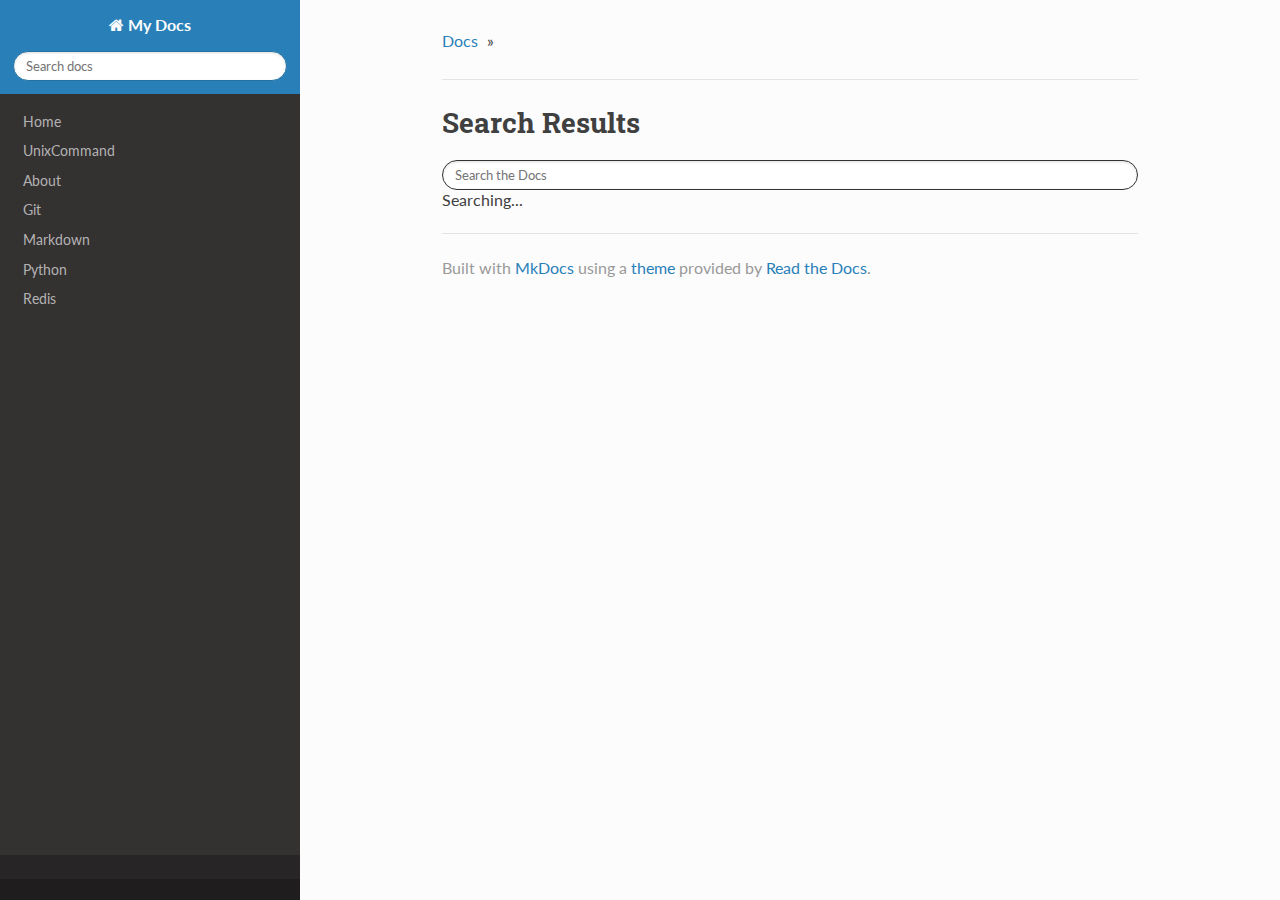
<file: site/search.html>
<!DOCTYPE html>
<!--[if IE 8]><html class="no-js lt-ie9" lang="en" > <![endif]-->
<!--[if gt IE 8]><!--> <html class="no-js" lang="en" > <!--<![endif]-->
<head>
  <meta charset="utf-8">
  <meta http-equiv="X-UA-Compatible" content="IE=edge">
  <meta name="viewport" content="width=device-width, initial-scale=1.0">
  
  
  <link rel="shortcut icon" href="./img/favicon.ico">
  <title>My Docs</title>
  <link href='https://fonts.googleapis.com/css?family=Lato:400,700|Roboto+Slab:400,700|Inconsolata:400,700' rel='stylesheet' type='text/css'>

  <link rel="stylesheet" href="./css/theme.css" type="text/css" />
  <link rel="stylesheet" href="./css/theme_extra.css" type="text/css" />
  <link rel="stylesheet" href="./css/highlight.css">
  
  <script src="./js/jquery-2.1.1.min.js"></script>
  <script src="./js/modernizr-2.8.3.min.js"></script>
  <script type="text/javascript" src="./js/highlight.pack.js"></script>
  <script>var base_url = '.';</script>
  <script data-main="./mkdocs/js/search.js" src="./mkdocs/js/require.js"></script>

  
</head>

<body class="wy-body-for-nav" role="document">

  <div class="wy-grid-for-nav">

    
    <nav data-toggle="wy-nav-shift" class="wy-nav-side stickynav">
      <div class="wy-side-nav-search">
        <a href="." class="icon icon-home"> My Docs</a>
        <div role="search">
  <form id ="rtd-search-form" class="wy-form" action="./search.html" method="get">
    <input type="text" name="q" placeholder="Search docs" />
  </form>
</div>
      </div>

      <div class="wy-menu wy-menu-vertical" data-spy="affix" role="navigation" aria-label="main navigation">
	<ul class="current">
	  
          
            <li class="toctree-l1">
		
    <a class="" href=".">Home</a>
	    </li>
          
            <li class="toctree-l1">
		
    <a class="" href="UnixCommand/">UnixCommand</a>
	    </li>
          
            <li class="toctree-l1">
		
    <a class="" href="about/">About</a>
	    </li>
          
            <li class="toctree-l1">
		
    <a class="" href="git/">Git</a>
	    </li>
          
            <li class="toctree-l1">
		
    <a class="" href="markdown/">Markdown</a>
	    </li>
          
            <li class="toctree-l1">
		
    <a class="" href="python/">Python</a>
	    </li>
          
            <li class="toctree-l1">
		
    <a class="" href="redis/">Redis</a>
	    </li>
          
        </ul>
      </div>
      &nbsp;
    </nav>

    <section data-toggle="wy-nav-shift" class="wy-nav-content-wrap">

      
      <nav class="wy-nav-top" role="navigation" aria-label="top navigation">
        <i data-toggle="wy-nav-top" class="fa fa-bars"></i>
        <a href=".">My Docs</a>
      </nav>

      
      <div class="wy-nav-content">
        <div class="rst-content">
          <div role="navigation" aria-label="breadcrumbs navigation">
  <ul class="wy-breadcrumbs">
    <li><a href=".">Docs</a> &raquo;</li>
    
    
    <li class="wy-breadcrumbs-aside">
      
    </li>
  </ul>
  <hr/>
</div>
          <div role="main">
            <div class="section">
              

  <h1 id="search">Search Results</h1>

  <form id="content_search" action="search.html">
    <span role="status" aria-live="polite" class="ui-helper-hidden-accessible"></span>
    <input name="q" id="mkdocs-search-query" type="text" class="search_input search-query ui-autocomplete-input" placeholder="Search the Docs" autocomplete="off" autofocus>
  </form>

  <div id="mkdocs-search-results" class="search-results">
    Searching...
  </div>


            </div>
          </div>
          <footer>
  

  <hr/>

  <div role="contentinfo">
    <!-- Copyright etc -->
    
  </div>

  Built with <a href="http://www.mkdocs.org">MkDocs</a> using a <a href="https://github.com/snide/sphinx_rtd_theme">theme</a> provided by <a href="https://readthedocs.org">Read the Docs</a>.
</footer>
	  
        </div>
      </div>

    </section>
    
  </div>

  <div class="rst-versions" role="note" style="cursor: pointer">
    <span class="rst-current-version" data-toggle="rst-current-version">
      
      
      
    </span>
</div>
    <script src="./js/theme.js"></script>

</body>
</html>
</file>
<file: site/css/theme.css>
/*
 * This file is copied from the upstream ReadTheDocs Sphinx
 * theme. To aid upgradability this file should *not* be edited.
 * modifications we need should be included in theme_extra.css.
 *
 * https://github.com/rtfd/readthedocs.org/blob/master/readthedocs/core/static/core/css/theme.css
 */

*{-webkit-box-sizing:border-box;-moz-box-sizing:border-box;box-sizing:border-box}article,aside,details,figcaption,figure,footer,header,hgroup,nav,section{display:block}audio,canvas,video{display:inline-block;*display:inline;*zoom:1}audio:not([controls]){display:none}[hidden]{display:none}*{-webkit-box-sizing:border-box;-moz-box-sizing:border-box;box-sizing:border-box}html{font-size:100%;-webkit-text-size-adjust:100%;-ms-text-size-adjust:100%}body{margin:0}a:hover,a:active{outline:0}abbr[title]{border-bottom:1px dotted}b,strong{font-weight:bold}blockquote{margin:0}dfn{font-style:italic}ins{background:#ff9;color:#000;text-decoration:none}mark{background:#ff0;color:#000;font-style:italic;font-weight:bold}pre,code,.rst-content tt,kbd,samp{font-family:monospace,serif;_font-family:"courier new",monospace;font-size:1em}pre{white-space:pre}q{quotes:none}q:before,q:after{content:"";content:none}small{font-size:85%}sub,sup{font-size:75%;line-height:0;position:relative;vertical-align:baseline}sup{top:-0.5em}sub{bottom:-0.25em}ul,ol,dl{margin:0;padding:0;list-style:none;list-style-image:none}li{list-style:none}dd{margin:0}img{border:0;-ms-interpolation-mode:bicubic;vertical-align:middle;max-width:100%}svg:not(:root){overflow:hidden}figure{margin:0}form{margin:0}fieldset{border:0;margin:0;padding:0}label{cursor:pointer}legend{border:0;*margin-left:-7px;padding:0;white-space:normal}button,input,select,textarea{font-size:100%;margin:0;vertical-align:baseline;*vertical-align:middle}button,input{line-height:normal}button,input[type="button"],input[type="reset"],input[type="submit"]{cursor:pointer;-webkit-appearance:button;*overflow:visible}button[disabled],input[disabled]{cursor:default}input[type="checkbox"],input[type="radio"]{box-sizing:border-box;padding:0;*width:13px;*height:13px}input[type="search"]{-webkit-appearance:textfield;-moz-box-sizing:content-box;-webkit-box-sizing:content-box;box-sizing:content-box}input[type="search"]::-webkit-search-decoration,input[type="search"]::-webkit-search-cancel-button{-webkit-appearance:none}button::-moz-focus-inner,input::-moz-focus-inner{border:0;padding:0}textarea{overflow:auto;vertical-align:top;resize:vertical}table{border-collapse:collapse;border-spacing:0}td{vertical-align:top}.chromeframe{margin:0.2em 0;background:#ccc;color:#000;padding:0.2em 0}.ir{display:block;border:0;text-indent:-999em;overflow:hidden;background-color:transparent;background-repeat:no-repeat;text-align:left;direction:ltr;*line-height:0}.ir br{display:none}.hidden{display:none !important;visibility:hidden}.visuallyhidden{border:0;clip:rect(0 0 0 0);height:1px;margin:-1px;overflow:hidden;padding:0;position:absolute;width:1px}.visuallyhidden.focusable:active,.visuallyhidden.focusable:focus{clip:auto;height:auto;margin:0;overflow:visible;position:static;width:auto}.invisible{visibility:hidden}.relative{position:relative}big,small{font-size:100%}@media print{html,body,section{background:none !important}*{box-shadow:none !important;text-shadow:none !important;filter:none !important;-ms-filter:none !important}a,a:visited{text-decoration:underline}.ir a:after,a[href^="javascript:"]:after,a[href^="#"]:after{content:""}pre,blockquote{page-break-inside:avoid}thead{display:table-header-group}tr,img{page-break-inside:avoid}img{max-width:100% !important}@page{margin:0.5cm}p,h2,h3{orphans:3;widows:3}h2,h3{page-break-after:avoid}}.fa:before,.rst-content .admonition-title:before,.rst-content h1 .headerlink:before,.rst-content h2 .headerlink:before,.rst-content h3 .headerlink:before,.rst-content h4 .headerlink:before,.rst-content h5 .headerlink:before,.rst-content h6 .headerlink:before,.rst-content dl dt .headerlink:before,.icon:before,.wy-dropdown .caret:before,.wy-inline-validate.wy-inline-validate-success .wy-input-context:before,.wy-inline-validate.wy-inline-validate-danger .wy-input-context:before,.wy-inline-validate.wy-inline-validate-warning .wy-input-context:before,.wy-inline-validate.wy-inline-validate-info .wy-input-context:before,.wy-alert,.rst-content .note,.rst-content .attention,.rst-content .caution,.rst-content .danger,.rst-content .error,.rst-content .hint,.rst-content .important,.rst-content .tip,.rst-content .warning,.rst-content .seealso,.rst-content .admonition-todo,.btn,input[type="text"],input[type="password"],input[type="email"],input[type="url"],input[type="date"],input[type="month"],input[type="time"],input[type="datetime"],input[type="datetime-local"],input[type="week"],input[type="number"],input[type="search"],input[type="tel"],input[type="color"],select,textarea,.wy-menu-vertical li.on a,.wy-menu-vertical li.current>a,.wy-side-nav-search>a,.wy-side-nav-search .wy-dropdown>a,.wy-nav-top a{-webkit-font-smoothing:antialiased}.clearfix{*zoom:1}.clearfix:before,.clearfix:after{display:table;content:""}.clearfix:after{clear:both}/*!
 *  Font Awesome 4.1.0 by @davegandy - http://fontawesome.io - @fontawesome
 *  License - http://fontawesome.io/license (Font: SIL OFL 1.1, CSS: MIT License)
 */@font-face{font-family:'FontAwesome';src:url("../fonts/fontawesome-webfont.eot?v=4.1.0");src:url("../fonts/fontawesome-webfont.eot?#iefix&v=4.1.0") format("embedded-opentype"),url("../fonts/fontawesome-webfont.woff?v=4.1.0") format("woff"),url("../fonts/fontawesome-webfont.ttf?v=4.1.0") format("truetype"),url("../fonts/fontawesome-webfont.svg?v=4.1.0#fontawesomeregular") format("svg");font-weight:normal;font-style:normal}.fa,.rst-content .admonition-title,.rst-content h1 .headerlink,.rst-content h2 .headerlink,.rst-content h3 .headerlink,.rst-content h4 .headerlink,.rst-content h5 .headerlink,.rst-content h6 .headerlink,.rst-content dl dt .headerlink,.icon{display:inline-block;font-family:FontAwesome;font-style:normal;font-weight:normal;line-height:1;-webkit-font-smoothing:antialiased;-moz-osx-font-smoothing:grayscale}.fa-lg{font-size:1.33333em;line-height:0.75em;vertical-align:-15%}.fa-2x{font-size:2em}.fa-3x{font-size:3em}.fa-4x{font-size:4em}.fa-5x{font-size:5em}.fa-fw{width:1.28571em;text-align:center}.fa-ul{padding-left:0;margin-left:2.14286em;list-style-type:none}.fa-ul>li{position:relative}.fa-li{position:absolute;left:-2.14286em;width:2.14286em;top:0.14286em;text-align:center}.fa-li.fa-lg{left:-1.85714em}.fa-border{padding:.2em .25em .15em;border:solid 0.08em #eee;border-radius:.1em}.pull-right{float:right}.pull-left{float:left}.fa.pull-left,.rst-content .pull-left.admonition-title,.rst-content h1 .pull-left.headerlink,.rst-content h2 .pull-left.headerlink,.rst-content h3 .pull-left.headerlink,.rst-content h4 .pull-left.headerlink,.rst-content h5 .pull-left.headerlink,.rst-content h6 .pull-left.headerlink,.rst-content dl dt .pull-left.headerlink,.pull-left.icon{margin-right:.3em}.fa.pull-right,.rst-content .pull-right.admonition-title,.rst-content h1 .pull-right.headerlink,.rst-content h2 .pull-right.headerlink,.rst-content h3 .pull-right.headerlink,.rst-content h4 .pull-right.headerlink,.rst-content h5 .pull-right.headerlink,.rst-content h6 .pull-right.headerlink,.rst-content dl dt .pull-right.headerlink,.pull-right.icon{margin-left:.3em}.fa-spin{-webkit-animation:spin 2s infinite linear;-moz-animation:spin 2s infinite linear;-o-animation:spin 2s infinite linear;animation:spin 2s infinite linear}@-moz-keyframes spin{0%{-moz-transform:rotate(0deg)}100%{-moz-transform:rotate(359deg)}}@-webkit-keyframes spin{0%{-webkit-transform:rotate(0deg)}100%{-webkit-transform:rotate(359deg)}}@-o-keyframes spin{0%{-o-transform:rotate(0deg)}100%{-o-transform:rotate(359deg)}}@keyframes spin{0%{-webkit-transform:rotate(0deg);transform:rotate(0deg)}100%{-webkit-transform:rotate(359deg);transform:rotate(359deg)}}.fa-rotate-90{filter:progid:DXImageTransform.Microsoft.BasicImage(rotation=1);-webkit-transform:rotate(90deg);-moz-transform:rotate(90deg);-ms-transform:rotate(90deg);-o-transform:rotate(90deg);transform:rotate(90deg)}.fa-rotate-180{filter:progid:DXImageTransform.Microsoft.BasicImage(rotation=2);-webkit-transform:rotate(180deg);-moz-transform:rotate(180deg);-ms-transform:rotate(180deg);-o-transform:rotate(180deg);transform:rotate(180deg)}.fa-rotate-270{filter:progid:DXImageTransform.Microsoft.BasicImage(rotation=3);-webkit-transform:rotate(270deg);-moz-transform:rotate(270deg);-ms-transform:rotate(270deg);-o-transform:rotate(270deg);transform:rotate(270deg)}.fa-flip-horizontal{filter:progid:DXImageTransform.Microsoft.BasicImage(rotation=0);-webkit-transform:scale(-1, 1);-moz-transform:scale(-1, 1);-ms-transform:scale(-1, 1);-o-transform:scale(-1, 1);transform:scale(-1, 1)}.fa-flip-vertical{filter:progid:DXImageTransform.Microsoft.BasicImage(rotation=2);-webkit-transform:scale(1, -1);-moz-transform:scale(1, -1);-ms-transform:scale(1, -1);-o-transform:scale(1, -1);transform:scale(1, -1)}.fa-stack{position:relative;display:inline-block;width:2em;height:2em;line-height:2em;vertical-align:middle}.fa-stack-1x,.fa-stack-2x{position:absolute;left:0;width:100%;text-align:center}.fa-stack-1x{line-height:inherit}.fa-stack-2x{font-size:2em}.fa-inverse{color:#fff}.fa-glass:before{content:""}.fa-music:before{content:""}.fa-search:before,.icon-search:before{content:""}.fa-envelope-o:before{content:""}.fa-heart:before{content:""}.fa-star:before{content:""}.fa-star-o:before{content:""}.fa-user:before{content:""}.fa-film:before{content:""}.fa-th-large:before{content:""}.fa-th:before{content:""}.fa-th-list:before{content:""}.fa-check:before{content:""}.fa-times:before{content:""}.fa-search-plus:before{content:""}.fa-search-minus:before{content:""}.fa-power-off:before{content:""}.fa-signal:before{content:""}.fa-gear:before,.fa-cog:before{content:""}.fa-trash-o:before{content:""}.fa-home:before,.icon-home:before{content:""}.fa-file-o:before{content:""}.fa-clock-o:before{content:""}.fa-road:before{content:""}.fa-download:before{content:""}.fa-arrow-circle-o-down:before{content:""}.fa-arrow-circle-o-up:before{content:""}.fa-inbox:before{content:""}.fa-play-circle-o:before{content:""}.fa-rotate-right:before,.fa-repeat:before{content:""}.fa-refresh:before{content:""}.fa-list-alt:before{content:""}.fa-lock:before{content:""}.fa-flag:before{content:""}.fa-headphones:before{content:""}.fa-volume-off:before{content:""}.fa-volume-down:before{content:""}.fa-volume-up:before{content:""}.fa-qrcode:before{content:""}.fa-barcode:before{content:""}.fa-tag:before{content:""}.fa-tags:before{content:""}.fa-book:before,.icon-book:before{content:""}.fa-bookmark:before{content:""}.fa-print:before{content:""}.fa-camera:before{content:""}.fa-font:before{content:""}.fa-bold:before{content:""}.fa-italic:before{content:""}.fa-text-height:before{content:""}.fa-text-width:before{content:""}.fa-align-left:before{content:""}.fa-align-center:before{content:""}.fa-align-right:before{content:""}.fa-align-justify:before{content:""}.fa-list:before{content:""}.fa-dedent:before,.fa-outdent:before{content:""}.fa-indent:before{content:""}.fa-video-camera:before{content:""}.fa-photo:before,.fa-image:before,.fa-picture-o:before{content:""}.fa-pencil:before{content:""}.fa-map-marker:before{content:""}.fa-adjust:before{content:""}.fa-tint:before{content:""}.fa-edit:before,.fa-pencil-square-o:before{content:""}.fa-share-square-o:before{content:""}.fa-check-square-o:before{content:""}.fa-arrows:before{content:""}.fa-step-backward:before{content:""}.fa-fast-backward:before{content:""}.fa-backward:before{content:""}.fa-play:before{content:""}.fa-pause:before{content:""}.fa-stop:before{content:""}.fa-forward:before{content:""}.fa-fast-forward:before{content:""}.fa-step-forward:before{content:""}.fa-eject:before{content:""}.fa-chevron-left:before{content:""}.fa-chevron-right:before{content:""}.fa-plus-circle:before{content:""}.fa-minus-circle:before{content:""}.fa-times-circle:before,.wy-inline-validate.wy-inline-validate-danger .wy-input-context:before{content:""}.fa-check-circle:before,.wy-inline-validate.wy-inline-validate-success .wy-input-context:before{content:""}.fa-question-circle:before{content:""}.fa-info-circle:before{content:""}.fa-crosshairs:before{content:""}.fa-times-circle-o:before{content:""}.fa-check-circle-o:before{content:""}.fa-ban:before{content:""}.fa-arrow-left:before{content:""}.fa-arrow-right:before{content:""}.fa-arrow-up:before{content:""}.fa-arrow-down:before{content:""}.fa-mail-forward:before,.fa-share:before{content:""}.fa-expand:before{content:""}.fa-compress:before{content:""}.fa-plus:before{content:""}.fa-minus:before{content:""}.fa-asterisk:before{content:""}.fa-exclamation-circle:before,.wy-inline-validate.wy-inline-validate-warning .wy-input-context:before,.wy-inline-validate.wy-inline-validate-info .wy-input-context:before,.rst-content .admonition-title:before{content:""}.fa-gift:before{content:""}.fa-leaf:before{content:""}.fa-fire:before,.icon-fire:before{content:""}.fa-eye:before{content:""}.fa-eye-slash:before{content:""}.fa-warning:before,.fa-exclamation-triangle:before{content:""}.fa-plane:before{content:""}.fa-calendar:before{content:""}.fa-random:before{content:""}.fa-comment:before{content:""}.fa-magnet:before{content:""}.fa-chevron-up:before{content:""}.fa-chevron-down:before{content:""}.fa-retweet:before{content:""}.fa-shopping-cart:before{content:""}.fa-folder:before{content:""}.fa-folder-open:before{content:""}.fa-arrows-v:before{content:""}.fa-arrows-h:before{content:""}.fa-bar-chart-o:before{content:""}.fa-twitter-square:before{content:""}.fa-facebook-square:before{content:""}.fa-camera-retro:before{content:""}.fa-key:before{content:""}.fa-gears:before,.fa-cogs:before{content:""}.fa-comments:before{content:""}.fa-thumbs-o-up:before{content:""}.fa-thumbs-o-down:before{content:""}.fa-star-half:before{content:""}.fa-heart-o:before{content:""}.fa-sign-out:before{content:""}.fa-linkedin-square:before{content:""}.fa-thumb-tack:before{content:""}.fa-external-link:before{content:""}.fa-sign-in:before{content:""}.fa-trophy:before{content:""}.fa-github-square:before{content:""}.fa-upload:before{content:""}.fa-lemon-o:before{content:""}.fa-phone:before{content:""}.fa-square-o:before{content:""}.fa-bookmark-o:before{content:""}.fa-phone-square:before{content:""}.fa-twitter:before{content:""}.fa-facebook:before{content:""}.fa-github:before,.icon-github:before{content:""}.fa-unlock:before{content:""}.fa-credit-card:before{content:""}.fa-rss:before{content:""}.fa-hdd-o:before{content:""}.fa-bullhorn:before{content:""}.fa-bell:before{content:""}.fa-certificate:before{content:""}.fa-hand-o-right:before{content:""}.fa-hand-o-left:before{content:""}.fa-hand-o-up:before{content:""}.fa-hand-o-down:before{content:""}.fa-arrow-circle-left:before,.icon-circle-arrow-left:before{content:""}.fa-arrow-circle-right:before,.icon-circle-arrow-right:before{content:""}.fa-arrow-circle-up:before{content:""}.fa-arrow-circle-down:before{content:""}.fa-globe:before{content:""}.fa-wrench:before{content:""}.fa-tasks:before{content:""}.fa-filter:before{content:""}.fa-briefcase:before{content:""}.fa-arrows-alt:before{content:""}.fa-group:before,.fa-users:before{content:""}.fa-chain:before,.fa-link:before,.icon-link:before{content:""}.fa-cloud:before{content:""}.fa-flask:before{content:""}.fa-cut:before,.fa-scissors:before{content:""}.fa-copy:before,.fa-files-o:before{content:""}.fa-paperclip:before{content:""}.fa-save:before,.fa-floppy-o:before{content:""}.fa-square:before{content:""}.fa-navicon:before,.fa-reorder:before,.fa-bars:before{content:""}.fa-list-ul:before{content:""}.fa-list-ol:before{content:""}.fa-strikethrough:before{content:""}.fa-underline:before{content:""}.fa-table:before{content:""}.fa-magic:before{content:""}.fa-truck:before{content:""}.fa-pinterest:before{content:""}.fa-pinterest-square:before{content:""}.fa-google-plus-square:before{content:""}.fa-google-plus:before{content:""}.fa-money:before{content:""}.fa-caret-down:before,.wy-dropdown .caret:before,.icon-caret-down:before{content:""}.fa-caret-up:before{content:""}.fa-caret-left:before{content:""}.fa-caret-right:before{content:""}.fa-columns:before{content:""}.fa-unsorted:before,.fa-sort:before{content:""}.fa-sort-down:before,.fa-sort-desc:before{content:""}.fa-sort-up:before,.fa-sort-asc:before{content:""}.fa-envelope:before{content:""}.fa-linkedin:before{content:""}.fa-rotate-left:before,.fa-undo:before{content:""}.fa-legal:before,.fa-gavel:before{content:""}.fa-dashboard:before,.fa-tachometer:before{content:""}.fa-comment-o:before{content:""}.fa-comments-o:before{content:""}.fa-flash:before,.fa-bolt:before{content:""}.fa-sitemap:before{content:""}.fa-umbrella:before{content:""}.fa-paste:before,.fa-clipboard:before{content:""}.fa-lightbulb-o:before{content:""}.fa-exchange:before{content:""}.fa-cloud-download:before{content:""}.fa-cloud-upload:before{content:""}.fa-user-md:before{content:""}.fa-stethoscope:before{content:""}.fa-suitcase:before{content:""}.fa-bell-o:before{content:""}.fa-coffee:before{content:""}.fa-cutlery:before{content:""}.fa-file-text-o:before{content:""}.fa-building-o:before{content:""}.fa-hospital-o:before{content:""}.fa-ambulance:before{content:""}.fa-medkit:before{content:""}.fa-fighter-jet:before{content:""}.fa-beer:before{content:""}.fa-h-square:before{content:""}.fa-plus-square:before{content:""}.fa-angle-double-left:before{content:""}.fa-angle-double-right:before{content:""}.fa-angle-double-up:before{content:""}.fa-angle-double-down:before{content:""}.fa-angle-left:before{content:""}.fa-angle-right:before{content:""}.fa-angle-up:before{content:""}.fa-angle-down:before{content:""}.fa-desktop:before{content:""}.fa-laptop:before{content:""}.fa-tablet:before{content:""}.fa-mobile-phone:before,.fa-mobile:before{content:""}.fa-circle-o:before{content:""}.fa-quote-left:before{content:""}.fa-quote-right:before{content:""}.fa-spinner:before{content:""}.fa-circle:before{content:""}.fa-mail-reply:before,.fa-reply:before{content:""}.fa-github-alt:before{content:""}.fa-folder-o:before{content:""}.fa-folder-open-o:before{content:""}.fa-smile-o:before{content:""}.fa-frown-o:before{content:""}.fa-meh-o:before{content:""}.fa-gamepad:before{content:""}.fa-keyboard-o:before{content:""}.fa-flag-o:before{content:""}.fa-flag-checkered:before{content:""}.fa-terminal:before{content:""}.fa-code:before{content:""}.fa-mail-reply-all:before,.fa-reply-all:before{content:""}.fa-star-half-empty:before,.fa-star-half-full:before,.fa-star-half-o:before{content:""}.fa-location-arrow:before{content:""}.fa-crop:before{content:""}.fa-code-fork:before{content:""}.fa-unlink:before,.fa-chain-broken:before{content:""}.fa-question:before{content:""}.fa-info:before{content:""}.fa-exclamation:before{content:""}.fa-superscript:before{content:""}.fa-subscript:before{content:""}.fa-eraser:before{content:""}.fa-puzzle-piece:before{content:""}.fa-microphone:before{content:""}.fa-microphone-slash:before{content:""}.fa-shield:before{content:""}.fa-calendar-o:before{content:""}.fa-fire-extinguisher:before{content:""}.fa-rocket:before{content:""}.fa-maxcdn:before{content:""}.fa-chevron-circle-left:before{content:""}.fa-chevron-circle-right:before{content:""}.fa-chevron-circle-up:before{content:""}.fa-chevron-circle-down:before{content:""}.fa-html5:before{content:""}.fa-css3:before{content:""}.fa-anchor:before{content:""}.fa-unlock-alt:before{content:""}.fa-bullseye:before{content:""}.fa-ellipsis-h:before{content:""}.fa-ellipsis-v:before{content:""}.fa-rss-square:before{content:""}.fa-play-circle:before{content:""}.fa-ticket:before{content:""}.fa-minus-square:before{content:""}.fa-minus-square-o:before{content:""}.fa-level-up:before{content:""}.fa-level-down:before{content:""}.fa-check-square:before{content:""}.fa-pencil-square:before{content:""}.fa-external-link-square:before{content:""}.fa-share-square:before{content:""}.fa-compass:before{content:""}.fa-toggle-down:before,.fa-caret-square-o-down:before{content:""}.fa-toggle-up:before,.fa-caret-square-o-up:before{content:""}.fa-toggle-right:before,.fa-caret-square-o-right:before{content:""}.fa-euro:before,.fa-eur:before{content:""}.fa-gbp:before{content:""}.fa-dollar:before,.fa-usd:before{content:""}.fa-rupee:before,.fa-inr:before{content:""}.fa-cny:before,.fa-rmb:before,.fa-yen:before,.fa-jpy:before{content:""}.fa-ruble:before,.fa-rouble:before,.fa-rub:before{content:""}.fa-won:before,.fa-krw:before{content:""}.fa-bitcoin:before,.fa-btc:before{content:""}.fa-file:before{content:""}.fa-file-text:before{content:""}.fa-sort-alpha-asc:before{content:""}.fa-sort-alpha-desc:before{content:""}.fa-sort-amount-asc:before{content:""}.fa-sort-amount-desc:before{content:""}.fa-sort-numeric-asc:before{content:""}.fa-sort-numeric-desc:before{content:""}.fa-thumbs-up:before{content:""}.fa-thumbs-down:before{content:""}.fa-youtube-square:before{content:""}.fa-youtube:before{content:""}.fa-xing:before{content:""}.fa-xing-square:before{content:""}.fa-youtube-play:before{content:""}.fa-dropbox:before{content:""}.fa-stack-overflow:before{content:""}.fa-instagram:before{content:""}.fa-flickr:before{content:""}.fa-adn:before{content:""}.fa-bitbucket:before,.icon-bitbucket:before{content:""}.fa-bitbucket-square:before{content:""}.fa-tumblr:before{content:""}.fa-tumblr-square:before{content:""}.fa-long-arrow-down:before{content:""}.fa-long-arrow-up:before{content:""}.fa-long-arrow-left:before{content:""}.fa-long-arrow-right:before{content:""}.fa-apple:before{content:""}.fa-windows:before{content:""}.fa-android:before{content:""}.fa-linux:before{content:""}.fa-dribbble:before{content:""}.fa-skype:before{content:""}.fa-foursquare:before{content:""}.fa-trello:before{content:""}.fa-female:before{content:""}.fa-male:before{content:""}.fa-gittip:before{content:""}.fa-sun-o:before{content:""}.fa-moon-o:before{content:""}.fa-archive:before{content:""}.fa-bug:before{content:""}.fa-vk:before{content:""}.fa-weibo:before{content:""}.fa-renren:before{content:""}.fa-pagelines:before{content:""}.fa-stack-exchange:before{content:""}.fa-arrow-circle-o-right:before{content:""}.fa-arrow-circle-o-left:before{content:""}.fa-toggle-left:before,.fa-caret-square-o-left:before{content:""}.fa-dot-circle-o:before{content:""}.fa-wheelchair:before{content:""}.fa-vimeo-square:before{content:""}.fa-turkish-lira:before,.fa-try:before{content:""}.fa-plus-square-o:before{content:""}.fa-space-shuttle:before{content:""}.fa-slack:before{content:""}.fa-envelope-square:before{content:""}.fa-wordpress:before{content:""}.fa-openid:before{content:""}.fa-institution:before,.fa-bank:before,.fa-university:before{content:""}.fa-mortar-board:before,.fa-graduation-cap:before{content:""}.fa-yahoo:before{content:""}.fa-google:before{content:""}.fa-reddit:before{content:""}.fa-reddit-square:before{content:""}.fa-stumbleupon-circle:before{content:""}.fa-stumbleupon:before{content:""}.fa-delicious:before{content:""}.fa-digg:before{content:""}.fa-pied-piper-square:before,.fa-pied-piper:before{content:""}.fa-pied-piper-alt:before{content:""}.fa-drupal:before{content:""}.fa-joomla:before{content:""}.fa-language:before{content:""}.fa-fax:before{content:""}.fa-building:before{content:""}.fa-child:before{content:""}.fa-paw:before{content:""}.fa-spoon:before{content:""}.fa-cube:before{content:""}.fa-cubes:before{content:""}.fa-behance:before{content:""}.fa-behance-square:before{content:""}.fa-steam:before{content:""}.fa-steam-square:before{content:""}.fa-recycle:before{content:""}.fa-automobile:before,.fa-car:before{content:""}.fa-cab:before,.fa-taxi:before{content:""}.fa-tree:before{content:""}.fa-spotify:before{content:""}.fa-deviantart:before{content:""}.fa-soundcloud:before{content:""}.fa-database:before{content:""}.fa-file-pdf-o:before{content:""}.fa-file-word-o:before{content:""}.fa-file-excel-o:before{content:""}.fa-file-powerpoint-o:before{content:""}.fa-file-photo-o:before,.fa-file-picture-o:before,.fa-file-image-o:before{content:""}.fa-file-zip-o:before,.fa-file-archive-o:before{content:""}.fa-file-sound-o:before,.fa-file-audio-o:before{content:""}.fa-file-movie-o:before,.fa-file-video-o:before{content:""}.fa-file-code-o:before{content:""}.fa-vine:before{content:""}.fa-codepen:before{content:""}.fa-jsfiddle:before{content:""}.fa-life-bouy:before,.fa-life-saver:before,.fa-support:before,.fa-life-ring:before{content:""}.fa-circle-o-notch:before{content:""}.fa-ra:before,.fa-rebel:before{content:""}.fa-ge:before,.fa-empire:before{content:""}.fa-git-square:before{content:""}.fa-git:before{content:""}.fa-hacker-news:before{content:""}.fa-tencent-weibo:before{content:""}.fa-qq:before{content:""}.fa-wechat:before,.fa-weixin:before{content:""}.fa-send:before,.fa-paper-plane:before{content:""}.fa-send-o:before,.fa-paper-plane-o:before{content:""}.fa-history:before{content:""}.fa-circle-thin:before{content:""}.fa-header:before{content:""}.fa-paragraph:before{content:""}.fa-sliders:before{content:""}.fa-share-alt:before{content:""}.fa-share-alt-square:before{content:""}.fa-bomb:before{content:""}.fa,.rst-content .admonition-title,.rst-content h1 .headerlink,.rst-content h2 .headerlink,.rst-content h3 .headerlink,.rst-content h4 .headerlink,.rst-content h5 .headerlink,.rst-content h6 .headerlink,.rst-content dl dt .headerlink,.icon,.wy-dropdown .caret,.wy-inline-validate.wy-inline-validate-success .wy-input-context,.wy-inline-validate.wy-inline-validate-danger .wy-input-context,.wy-inline-validate.wy-inline-validate-warning .wy-input-context,.wy-inline-validate.wy-inline-validate-info .wy-input-context{font-family:inherit}.fa:before,.rst-content .admonition-title:before,.rst-content h1 .headerlink:before,.rst-content h2 .headerlink:before,.rst-content h3 .headerlink:before,.rst-content h4 .headerlink:before,.rst-content h5 .headerlink:before,.rst-content h6 .headerlink:before,.rst-content dl dt .headerlink:before,.icon:before,.wy-dropdown .caret:before,.wy-inline-validate.wy-inline-validate-success .wy-input-context:before,.wy-inline-validate.wy-inline-validate-danger .wy-input-context:before,.wy-inline-validate.wy-inline-validate-warning .wy-input-context:before,.wy-inline-validate.wy-inline-validate-info .wy-input-context:before{font-family:"FontAwesome";display:inline-block;font-style:normal;font-weight:normal;line-height:1;text-decoration:inherit}a .fa,a .rst-content .admonition-title,.rst-content a .admonition-title,a .rst-content h1 .headerlink,.rst-content h1 a .headerlink,a .rst-content h2 .headerlink,.rst-content h2 a .headerlink,a .rst-content h3 .headerlink,.rst-content h3 a .headerlink,a .rst-content h4 .headerlink,.rst-content h4 a .headerlink,a .rst-content h5 .headerlink,.rst-content h5 a .headerlink,a .rst-content h6 .headerlink,.rst-content h6 a .headerlink,a .rst-content dl dt .headerlink,.rst-content dl dt a .headerlink,a .icon{display:inline-block;text-decoration:inherit}.btn .fa,.btn .rst-content .admonition-title,.rst-content .btn .admonition-title,.btn .rst-content h1 .headerlink,.rst-content h1 .btn .headerlink,.btn .rst-content h2 .headerlink,.rst-content h2 .btn .headerlink,.btn .rst-content h3 .headerlink,.rst-content h3 .btn .headerlink,.btn .rst-content h4 .headerlink,.rst-content h4 .btn .headerlink,.btn .rst-content h5 .headerlink,.rst-content h5 .btn .headerlink,.btn .rst-content h6 .headerlink,.rst-content h6 .btn .headerlink,.btn .rst-content dl dt .headerlink,.rst-content dl dt .btn .headerlink,.btn .icon,.nav .fa,.nav .rst-content .admonition-title,.rst-content .nav .admonition-title,.nav .rst-content h1 .headerlink,.rst-content h1 .nav .headerlink,.nav .rst-content h2 .headerlink,.rst-content h2 .nav .headerlink,.nav .rst-content h3 .headerlink,.rst-content h3 .nav .headerlink,.nav .rst-content h4 .headerlink,.rst-content h4 .nav .headerlink,.nav .rst-content h5 .headerlink,.rst-content h5 .nav .headerlink,.nav .rst-content h6 .headerlink,.rst-content h6 .nav .headerlink,.nav .rst-content dl dt .headerlink,.rst-content dl dt .nav .headerlink,.nav .icon{display:inline}.btn .fa.fa-large,.btn .rst-content .fa-large.admonition-title,.rst-content .btn .fa-large.admonition-title,.btn .rst-content h1 .fa-large.headerlink,.rst-content h1 .btn .fa-large.headerlink,.btn .rst-content h2 .fa-large.headerlink,.rst-content h2 .btn .fa-large.headerlink,.btn .rst-content h3 .fa-large.headerlink,.rst-content h3 .btn .fa-large.headerlink,.btn .rst-content h4 .fa-large.headerlink,.rst-content h4 .btn .fa-large.headerlink,.btn .rst-content h5 .fa-large.headerlink,.rst-content h5 .btn .fa-large.headerlink,.btn .rst-content h6 .fa-large.headerlink,.rst-content h6 .btn .fa-large.headerlink,.btn .rst-content dl dt .fa-large.headerlink,.rst-content dl dt .btn .fa-large.headerlink,.btn .fa-large.icon,.nav .fa.fa-large,.nav .rst-content .fa-large.admonition-title,.rst-content .nav .fa-large.admonition-title,.nav .rst-content h1 .fa-large.headerlink,.rst-content h1 .nav .fa-large.headerlink,.nav .rst-content h2 .fa-large.headerlink,.rst-content h2 .nav .fa-large.headerlink,.nav .rst-content h3 .fa-large.headerlink,.rst-content h3 .nav .fa-large.headerlink,.nav .rst-content h4 .fa-large.headerlink,.rst-content h4 .nav .fa-large.headerlink,.nav .rst-content h5 .fa-large.headerlink,.rst-content h5 .nav .fa-large.headerlink,.nav .rst-content h6 .fa-large.headerlink,.rst-content h6 .nav .fa-large.headerlink,.nav .rst-content dl dt .fa-large.headerlink,.rst-content dl dt .nav .fa-large.headerlink,.nav .fa-large.icon{line-height:0.9em}.btn .fa.fa-spin,.btn .rst-content .fa-spin.admonition-title,.rst-content .btn .fa-spin.admonition-title,.btn .rst-content h1 .fa-spin.headerlink,.rst-content h1 .btn .fa-spin.headerlink,.btn .rst-content h2 .fa-spin.headerlink,.rst-content h2 .btn .fa-spin.headerlink,.btn .rst-content h3 .fa-spin.headerlink,.rst-content h3 .btn .fa-spin.headerlink,.btn .rst-content h4 .fa-spin.headerlink,.rst-content h4 .btn .fa-spin.headerlink,.btn .rst-content h5 .fa-spin.headerlink,.rst-content h5 .btn .fa-spin.headerlink,.btn .rst-content h6 .fa-spin.headerlink,.rst-content h6 .btn .fa-spin.headerlink,.btn .rst-content dl dt .fa-spin.headerlink,.rst-content dl dt .btn .fa-spin.headerlink,.btn .fa-spin.icon,.nav .fa.fa-spin,.nav .rst-content .fa-spin.admonition-title,.rst-content .nav .fa-spin.admonition-title,.nav .rst-content h1 .fa-spin.headerlink,.rst-content h1 .nav .fa-spin.headerlink,.nav .rst-content h2 .fa-spin.headerlink,.rst-content h2 .nav .fa-spin.headerlink,.nav .rst-content h3 .fa-spin.headerlink,.rst-content h3 .nav .fa-spin.headerlink,.nav .rst-content h4 .fa-spin.headerlink,.rst-content h4 .nav .fa-spin.headerlink,.nav .rst-content h5 .fa-spin.headerlink,.rst-content h5 .nav .fa-spin.headerlink,.nav .rst-content h6 .fa-spin.headerlink,.rst-content h6 .nav .fa-spin.headerlink,.nav .rst-content dl dt .fa-spin.headerlink,.rst-content dl dt .nav .fa-spin.headerlink,.nav .fa-spin.icon{display:inline-block}.btn.fa:before,.rst-content .btn.admonition-title:before,.rst-content h1 .btn.headerlink:before,.rst-content h2 .btn.headerlink:before,.rst-content h3 .btn.headerlink:before,.rst-content h4 .btn.headerlink:before,.rst-content h5 .btn.headerlink:before,.rst-content h6 .btn.headerlink:before,.rst-content dl dt .btn.headerlink:before,.btn.icon:before{opacity:0.5;-webkit-transition:opacity 0.05s ease-in;-moz-transition:opacity 0.05s ease-in;transition:opacity 0.05s ease-in}.btn.fa:hover:before,.rst-content .btn.admonition-title:hover:before,.rst-content h1 .btn.headerlink:hover:before,.rst-content h2 .btn.headerlink:hover:before,.rst-content h3 .btn.headerlink:hover:before,.rst-content h4 .btn.headerlink:hover:before,.rst-content h5 .btn.headerlink:hover:before,.rst-content h6 .btn.headerlink:hover:before,.rst-content dl dt .btn.headerlink:hover:before,.btn.icon:hover:before{opacity:1}.btn-mini .fa:before,.btn-mini .rst-content .admonition-title:before,.rst-content .btn-mini .admonition-title:before,.btn-mini .rst-content h1 .headerlink:before,.rst-content h1 .btn-mini .headerlink:before,.btn-mini .rst-content h2 .headerlink:before,.rst-content h2 .btn-mini .headerlink:before,.btn-mini .rst-content h3 .headerlink:before,.rst-content h3 .btn-mini .headerlink:before,.btn-mini .rst-content h4 .headerlink:before,.rst-content h4 .btn-mini .headerlink:before,.btn-mini .rst-content h5 .headerlink:before,.rst-content h5 .btn-mini .headerlink:before,.btn-mini .rst-content h6 .headerlink:before,.rst-content h6 .btn-mini .headerlink:before,.btn-mini .rst-content dl dt .headerlink:before,.rst-content dl dt .btn-mini .headerlink:before,.btn-mini .icon:before{font-size:14px;vertical-align:-15%}.wy-alert,.rst-content .note,.rst-content .attention,.rst-content .caution,.rst-content .danger,.rst-content .error,.rst-content .hint,.rst-content .important,.rst-content .tip,.rst-content .warning,.rst-content .seealso,.rst-content .admonition-todo{padding:12px;line-height:24px;margin-bottom:24px;background:#e7f2fa}.wy-alert-title,.rst-content .admonition-title{color:#fff;font-weight:bold;display:block;color:#fff;background:#6ab0de;margin:-12px;padding:6px 12px;margin-bottom:12px}.wy-alert.wy-alert-danger,.rst-content .wy-alert-danger.note,.rst-content .wy-alert-danger.attention,.rst-content .wy-alert-danger.caution,.rst-content .danger,.rst-content .error,.rst-content .wy-alert-danger.hint,.rst-content .wy-alert-danger.important,.rst-content .wy-alert-danger.tip,.rst-content .wy-alert-danger.warning,.rst-content .wy-alert-danger.seealso,.rst-content .wy-alert-danger.admonition-todo{background:#fdf3f2}.wy-alert.wy-alert-danger .wy-alert-title,.rst-content .wy-alert-danger.note .wy-alert-title,.rst-content .wy-alert-danger.attention .wy-alert-title,.rst-content .wy-alert-danger.caution .wy-alert-title,.rst-content .danger .wy-alert-title,.rst-content .error .wy-alert-title,.rst-content .wy-alert-danger.hint .wy-alert-title,.rst-content .wy-alert-danger.important .wy-alert-title,.rst-content .wy-alert-danger.tip .wy-alert-title,.rst-content .wy-alert-danger.warning .wy-alert-title,.rst-content .wy-alert-danger.seealso .wy-alert-title,.rst-content .wy-alert-danger.admonition-todo .wy-alert-title,.wy-alert.wy-alert-danger .rst-content .admonition-title,.rst-content .wy-alert.wy-alert-danger .admonition-title,.rst-content .wy-alert-danger.note .admonition-title,.rst-content .wy-alert-danger.attention .admonition-title,.rst-content .wy-alert-danger.caution .admonition-title,.rst-content .danger .admonition-title,.rst-content .error .admonition-title,.rst-content .wy-alert-danger.hint .admonition-title,.rst-content .wy-alert-danger.important .admonition-title,.rst-content .wy-alert-danger.tip .admonition-title,.rst-content .wy-alert-danger.warning .admonition-title,.rst-content .wy-alert-danger.seealso .admonition-title,.rst-content .wy-alert-danger.admonition-todo .admonition-title{background:#f29f97}.wy-alert.wy-alert-warning,.rst-content .wy-alert-warning.note,.rst-content .attention,.rst-content .caution,.rst-content .wy-alert-warning.danger,.rst-content .wy-alert-warning.error,.rst-content .wy-alert-warning.hint,.rst-content .wy-alert-warning.important,.rst-content .wy-alert-warning.tip,.rst-content .warning,.rst-content .wy-alert-warning.seealso,.rst-content .admonition-todo{background:#ffedcc}.wy-alert.wy-alert-warning .wy-alert-title,.rst-content .wy-alert-warning.note .wy-alert-title,.rst-content .attention .wy-alert-title,.rst-content .caution .wy-alert-title,.rst-content .wy-alert-warning.danger .wy-alert-title,.rst-content .wy-alert-warning.error .wy-alert-title,.rst-content .wy-alert-warning.hint .wy-alert-title,.rst-content .wy-alert-warning.important .wy-alert-title,.rst-content .wy-alert-warning.tip .wy-alert-title,.rst-content .warning .wy-alert-title,.rst-content .wy-alert-warning.seealso .wy-alert-title,.rst-content .admonition-todo .wy-alert-title,.wy-alert.wy-alert-warning .rst-content .admonition-title,.rst-content .wy-alert.wy-alert-warning .admonition-title,.rst-content .wy-alert-warning.note .admonition-title,.rst-content .attention .admonition-title,.rst-content .caution .admonition-title,.rst-content .wy-alert-warning.danger .admonition-title,.rst-content .wy-alert-warning.error .admonition-title,.rst-content .wy-alert-warning.hint .admonition-title,.rst-content .wy-alert-warning.important .admonition-title,.rst-content .wy-alert-warning.tip .admonition-title,.rst-content .warning .admonition-title,.rst-content .wy-alert-warning.seealso .admonition-title,.rst-content .admonition-todo .admonition-title{background:#f0b37e}.wy-alert.wy-alert-info,.rst-content .note,.rst-content .wy-alert-info.attention,.rst-content .wy-alert-info.caution,.rst-content .wy-alert-info.danger,.rst-content .wy-alert-info.error,.rst-content .wy-alert-info.hint,.rst-content .wy-alert-info.important,.rst-content .wy-alert-info.tip,.rst-content .wy-alert-info.warning,.rst-content .seealso,.rst-content .wy-alert-info.admonition-todo{background:#e7f2fa}.wy-alert.wy-alert-info .wy-alert-title,.rst-content .note .wy-alert-title,.rst-content .wy-alert-info.attention .wy-alert-title,.rst-content .wy-alert-info.caution .wy-alert-title,.rst-content .wy-alert-info.danger .wy-alert-title,.rst-content .wy-alert-info.error .wy-alert-title,.rst-content .wy-alert-info.hint .wy-alert-title,.rst-content .wy-alert-info.important .wy-alert-title,.rst-content .wy-alert-info.tip .wy-alert-title,.rst-content .wy-alert-info.warning .wy-alert-title,.rst-content .seealso .wy-alert-title,.rst-content .wy-alert-info.admonition-todo .wy-alert-title,.wy-alert.wy-alert-info .rst-content .admonition-title,.rst-content .wy-alert.wy-alert-info .admonition-title,.rst-content .note .admonition-title,.rst-content .wy-alert-info.attention .admonition-title,.rst-content .wy-alert-info.caution .admonition-title,.rst-content .wy-alert-info.danger .admonition-title,.rst-content .wy-alert-info.error .admonition-title,.rst-content .wy-alert-info.hint .admonition-title,.rst-content .wy-alert-info.important .admonition-title,.rst-content .wy-alert-info.tip .admonition-title,.rst-content .wy-alert-info.warning .admonition-title,.rst-content .seealso .admonition-title,.rst-content .wy-alert-info.admonition-todo .admonition-title{background:#6ab0de}.wy-alert.wy-alert-success,.rst-content .wy-alert-success.note,.rst-content .wy-alert-success.attention,.rst-content .wy-alert-success.caution,.rst-content .wy-alert-success.danger,.rst-content .wy-alert-success.error,.rst-content .hint,.rst-content .important,.rst-content .tip,.rst-content .wy-alert-success.warning,.rst-content .wy-alert-success.seealso,.rst-content .wy-alert-success.admonition-todo{background:#dbfaf4}.wy-alert.wy-alert-success .wy-alert-title,.rst-content .wy-alert-success.note .wy-alert-title,.rst-content .wy-alert-success.attention .wy-alert-title,.rst-content .wy-alert-success.caution .wy-alert-title,.rst-content .wy-alert-success.danger .wy-alert-title,.rst-content .wy-alert-success.error .wy-alert-title,.rst-content .hint .wy-alert-title,.rst-content .important .wy-alert-title,.rst-content .tip .wy-alert-title,.rst-content .wy-alert-success.warning .wy-alert-title,.rst-content .wy-alert-success.seealso .wy-alert-title,.rst-content .wy-alert-success.admonition-todo .wy-alert-title,.wy-alert.wy-alert-success .rst-content .admonition-title,.rst-content .wy-alert.wy-alert-success .admonition-title,.rst-content .wy-alert-success.note .admonition-title,.rst-content .wy-alert-success.attention .admonition-title,.rst-content .wy-alert-success.caution .admonition-title,.rst-content .wy-alert-success.danger .admonition-title,.rst-content .wy-alert-success.error .admonition-title,.rst-content .hint .admonition-title,.rst-content .important .admonition-title,.rst-content .tip .admonition-title,.rst-content .wy-alert-success.warning .admonition-title,.rst-content .wy-alert-success.seealso .admonition-title,.rst-content .wy-alert-success.admonition-todo .admonition-title{background:#1abc9c}.wy-alert.wy-alert-neutral,.rst-content .wy-alert-neutral.note,.rst-content .wy-alert-neutral.attention,.rst-content .wy-alert-neutral.caution,.rst-content .wy-alert-neutral.danger,.rst-content .wy-alert-neutral.error,.rst-content .wy-alert-neutral.hint,.rst-content .wy-alert-neutral.important,.rst-content .wy-alert-neutral.tip,.rst-content .wy-alert-neutral.warning,.rst-content .wy-alert-neutral.seealso,.rst-content .wy-alert-neutral.admonition-todo{background:#f3f6f6}.wy-alert.wy-alert-neutral .wy-alert-title,.rst-content .wy-alert-neutral.note .wy-alert-title,.rst-content .wy-alert-neutral.attention .wy-alert-title,.rst-content .wy-alert-neutral.caution .wy-alert-title,.rst-content .wy-alert-neutral.danger .wy-alert-title,.rst-content .wy-alert-neutral.error .wy-alert-title,.rst-content .wy-alert-neutral.hint .wy-alert-title,.rst-content .wy-alert-neutral.important .wy-alert-title,.rst-content .wy-alert-neutral.tip .wy-alert-title,.rst-content .wy-alert-neutral.warning .wy-alert-title,.rst-content .wy-alert-neutral.seealso .wy-alert-title,.rst-content .wy-alert-neutral.admonition-todo .wy-alert-title,.wy-alert.wy-alert-neutral .rst-content .admonition-title,.rst-content .wy-alert.wy-alert-neutral .admonition-title,.rst-content .wy-alert-neutral.note .admonition-title,.rst-content .wy-alert-neutral.attention .admonition-title,.rst-content .wy-alert-neutral.caution .admonition-title,.rst-content .wy-alert-neutral.danger .admonition-title,.rst-content .wy-alert-neutral.error .admonition-title,.rst-content .wy-alert-neutral.hint .admonition-title,.rst-content .wy-alert-neutral.important .admonition-title,.rst-content .wy-alert-neutral.tip .admonition-title,.rst-content .wy-alert-neutral.warning .admonition-title,.rst-content .wy-alert-neutral.seealso .admonition-title,.rst-content .wy-alert-neutral.admonition-todo .admonition-title{color:#404040;background:#e1e4e5}.wy-alert.wy-alert-neutral a,.rst-content .wy-alert-neutral.note a,.rst-content .wy-alert-neutral.attention a,.rst-content .wy-alert-neutral.caution a,.rst-content .wy-alert-neutral.danger a,.rst-content .wy-alert-neutral.error a,.rst-content .wy-alert-neutral.hint a,.rst-content .wy-alert-neutral.important a,.rst-content .wy-alert-neutral.tip a,.rst-content .wy-alert-neutral.warning a,.rst-content .wy-alert-neutral.seealso a,.rst-content .wy-alert-neutral.admonition-todo a{color:#2980B9}.wy-alert p:last-child,.rst-content .note p:last-child,.rst-content .attention p:last-child,.rst-content .caution p:last-child,.rst-content .danger p:last-child,.rst-content .error p:last-child,.rst-content .hint p:last-child,.rst-content .important p:last-child,.rst-content .tip p:last-child,.rst-content .warning p:last-child,.rst-content .seealso p:last-child,.rst-content .admonition-todo p:last-child{margin-bottom:0}.wy-tray-container{position:fixed;bottom:0px;left:0;z-index:600}.wy-tray-container li{display:block;width:300px;background:transparent;color:#fff;text-align:center;box-shadow:0 5px 5px 0 rgba(0,0,0,0.1);padding:0 24px;min-width:20%;opacity:0;height:0;line-height:56px;overflow:hidden;-webkit-transition:all 0.3s ease-in;-moz-transition:all 0.3s ease-in;transition:all 0.3s ease-in}.wy-tray-container li.wy-tray-item-success{background:#27AE60}.wy-tray-container li.wy-tray-item-info{background:#2980B9}.wy-tray-container li.wy-tray-item-warning{background:#E67E22}.wy-tray-container li.wy-tray-item-danger{background:#E74C3C}.wy-tray-container li.on{opacity:1;height:56px}@media screen and (max-width: 768px){.wy-tray-container{bottom:auto;top:0;width:100%}.wy-tray-container li{width:100%}}button{font-size:100%;margin:0;vertical-align:baseline;*vertical-align:middle;cursor:pointer;line-height:normal;-webkit-appearance:button;*overflow:visible}button::-moz-focus-inner,input::-moz-focus-inner{border:0;padding:0}button[disabled]{cursor:default}.btn{display:inline-block;border-radius:2px;line-height:normal;white-space:nowrap;text-align:center;cursor:pointer;font-size:100%;padding:6px 12px 8px 12px;color:#fff;border:1px solid rgba(0,0,0,0.1);background-color:#27AE60;text-decoration:none;font-weight:normal;font-family:"Lato","proxima-nova","Helvetica Neue",Arial,sans-serif;box-shadow:0px 1px 2px -1px rgba(255,255,255,0.5) inset,0px -2px 0px 0px rgba(0,0,0,0.1) inset;outline-none:false;vertical-align:middle;*display:inline;zoom:1;-webkit-user-drag:none;-webkit-user-select:none;-moz-user-select:none;-ms-user-select:none;user-select:none;-webkit-transition:all 0.1s linear;-moz-transition:all 0.1s linear;transition:all 0.1s linear}.btn-hover{background:#2e8ece;color:#fff}.btn:hover{background:#2cc36b;color:#fff}.btn:focus{background:#2cc36b;outline:0}.btn:active{box-shadow:0px -1px 0px 0px rgba(0,0,0,0.05) inset,0px 2px 0px 0px rgba(0,0,0,0.1) inset;padding:8px 12px 6px 12px}.btn:visited{color:#fff}.btn:disabled{background-image:none;filter:progid:DXImageTransform.Microsoft.gradient(enabled = false);filter:alpha(opacity=40);opacity:0.4;cursor:not-allowed;box-shadow:none}.btn-disabled{background-image:none;filter:progid:DXImageTransform.Microsoft.gradient(enabled = false);filter:alpha(opacity=40);opacity:0.4;cursor:not-allowed;box-shadow:none}.btn-disabled:hover,.btn-disabled:focus,.btn-disabled:active{background-image:none;filter:progid:DXImageTransform.Microsoft.gradient(enabled = false);filter:alpha(opacity=40);opacity:0.4;cursor:not-allowed;box-shadow:none}.btn::-moz-focus-inner{padding:0;border:0}.btn-small{font-size:80%}.btn-info{background-color:#2980B9 !important}.btn-info:hover{background-color:#2e8ece !important}.btn-neutral{background-color:#f3f6f6 !important;color:#404040 !important}.btn-neutral:hover{background-color:#e5ebeb !important;color:#404040}.btn-neutral:visited{color:#404040 !important}.btn-success{background-color:#27AE60 !important}.btn-success:hover{background-color:#295 !important}.btn-danger{background-color:#E74C3C !important}.btn-danger:hover{background-color:#ea6153 !important}.btn-warning{background-color:#E67E22 !important}.btn-warning:hover{background-color:#e98b39 !important}.btn-invert{background-color:#222}.btn-invert:hover{background-color:#2f2f2f !important}.btn-link{background-color:transparent !important;color:#2980B9;box-shadow:none;border-color:transparent !important}.btn-link:hover{background-color:transparent !important;color:#409ad5 !important;box-shadow:none}.btn-link:active{background-color:transparent !important;color:#409ad5 !important;box-shadow:none}.btn-link:visited{color:#9B59B6}.wy-btn-group .btn,.wy-control .btn{vertical-align:middle}.wy-btn-group{margin-bottom:24px;*zoom:1}.wy-btn-group:before,.wy-btn-group:after{display:table;content:""}.wy-btn-group:after{clear:both}.wy-dropdown{position:relative;display:inline-block}.wy-dropdown-menu{position:absolute;left:0;display:none;float:left;top:100%;min-width:100%;background:#fcfcfc;z-index:100;border:solid 1px #cfd7dd;box-shadow:0 2px 2px 0 rgba(0,0,0,0.1);padding:12px}.wy-dropdown-menu>dd>a{display:block;clear:both;color:#404040;white-space:nowrap;font-size:90%;padding:0 12px;cursor:pointer}.wy-dropdown-menu>dd>a:hover{background:#2980B9;color:#fff}.wy-dropdown-menu>dd.divider{border-top:solid 1px #cfd7dd;margin:6px 0}.wy-dropdown-menu>dd.search{padding-bottom:12px}.wy-dropdown-menu>dd.search input[type="search"]{width:100%}.wy-dropdown-menu>dd.call-to-action{background:#e3e3e3;text-transform:uppercase;font-weight:500;font-size:80%}.wy-dropdown-menu>dd.call-to-action:hover{background:#e3e3e3}.wy-dropdown-menu>dd.call-to-action .btn{color:#fff}.wy-dropdown.wy-dropdown-up .wy-dropdown-menu{bottom:100%;top:auto;left:auto;right:0}.wy-dropdown.wy-dropdown-bubble .wy-dropdown-menu{background:#fcfcfc;margin-top:2px}.wy-dropdown.wy-dropdown-bubble .wy-dropdown-menu a{padding:6px 12px}.wy-dropdown.wy-dropdown-bubble .wy-dropdown-menu a:hover{background:#2980B9;color:#fff}.wy-dropdown.wy-dropdown-left .wy-dropdown-menu{right:0;text-align:right}.wy-dropdown-arrow:before{content:" ";border-bottom:5px solid #f5f5f5;border-left:5px solid transparent;border-right:5px solid transparent;position:absolute;display:block;top:-4px;left:50%;margin-left:-3px}.wy-dropdown-arrow.wy-dropdown-arrow-left:before{left:11px}.wy-form-stacked select{display:block}.wy-form-aligned input,.wy-form-aligned textarea,.wy-form-aligned select,.wy-form-aligned .wy-help-inline,.wy-form-aligned label{display:inline-block;*display:inline;*zoom:1;vertical-align:middle}.wy-form-aligned .wy-control-group>label{display:inline-block;vertical-align:middle;width:10em;margin:6px 12px 0 0;float:left}.wy-form-aligned .wy-control{float:left}.wy-form-aligned .wy-control label{display:block}.wy-form-aligned .wy-control select{margin-top:6px}fieldset{border:0;margin:0;padding:0}legend{display:block;width:100%;border:0;padding:0;white-space:normal;margin-bottom:24px;font-size:150%;*margin-left:-7px}label{display:block;margin:0 0 0.3125em 0;color:#999;font-size:90%}input,select,textarea{font-size:100%;margin:0;vertical-align:baseline;*vertical-align:middle}.wy-control-group{margin-bottom:24px;*zoom:1;max-width:68em;margin-left:auto;margin-right:auto;*zoom:1}.wy-control-group:before,.wy-control-group:after{display:table;content:""}.wy-control-group:after{clear:both}.wy-control-group:before,.wy-control-group:after{display:table;content:""}.wy-control-group:after{clear:both}.wy-control-group.wy-control-group-required>label:after{content:" *";color:#E74C3C}.wy-control-group .wy-form-full,.wy-control-group .wy-form-halves,.wy-control-group .wy-form-thirds{padding-bottom:12px}.wy-control-group .wy-form-full select,.wy-control-group .wy-form-halves select,.wy-control-group .wy-form-thirds select{width:100%}.wy-control-group .wy-form-full input[type="text"],.wy-control-group .wy-form-full input[type="password"],.wy-control-group .wy-form-full input[type="email"],.wy-control-group .wy-form-full input[type="url"],.wy-control-group .wy-form-full input[type="date"],.wy-control-group .wy-form-full input[type="month"],.wy-control-group .wy-form-full input[type="time"],.wy-control-group .wy-form-full input[type="datetime"],.wy-control-group .wy-form-full input[type="datetime-local"],.wy-control-group .wy-form-full input[type="week"],.wy-control-group .wy-form-full input[type="number"],.wy-control-group .wy-form-full input[type="search"],.wy-control-group .wy-form-full input[type="tel"],.wy-control-group .wy-form-full input[type="color"],.wy-control-group .wy-form-halves input[type="text"],.wy-control-group .wy-form-halves input[type="password"],.wy-control-group .wy-form-halves input[type="email"],.wy-control-group .wy-form-halves input[type="url"],.wy-control-group .wy-form-halves input[type="date"],.wy-control-group .wy-form-halves input[type="month"],.wy-control-group .wy-form-halves input[type="time"],.wy-control-group .wy-form-halves input[type="datetime"],.wy-control-group .wy-form-halves input[type="datetime-local"],.wy-control-group .wy-form-halves input[type="week"],.wy-control-group .wy-form-halves input[type="number"],.wy-control-group .wy-form-halves input[type="search"],.wy-control-group .wy-form-halves input[type="tel"],.wy-control-group .wy-form-halves input[type="color"],.wy-control-group .wy-form-thirds input[type="text"],.wy-control-group .wy-form-thirds input[type="password"],.wy-control-group .wy-form-thirds input[type="email"],.wy-control-group .wy-form-thirds input[type="url"],.wy-control-group .wy-form-thirds input[type="date"],.wy-control-group .wy-form-thirds input[type="month"],.wy-control-group .wy-form-thirds input[type="time"],.wy-control-group .wy-form-thirds input[type="datetime"],.wy-control-group .wy-form-thirds input[type="datetime-local"],.wy-control-group .wy-form-thirds input[type="week"],.wy-control-group .wy-form-thirds input[type="number"],.wy-control-group .wy-form-thirds input[type="search"],.wy-control-group .wy-form-thirds input[type="tel"],.wy-control-group .wy-form-thirds input[type="color"]{width:100%}.wy-control-group .wy-form-full{float:left;display:block;margin-right:2.35765%;width:100%;margin-right:0}.wy-control-group .wy-form-full:last-child{margin-right:0}.wy-control-group .wy-form-halves{float:left;display:block;margin-right:2.35765%;width:48.82117%}.wy-control-group .wy-form-halves:last-child{margin-right:0}.wy-control-group .wy-form-halves:nth-of-type(2n){margin-right:0}.wy-control-group .wy-form-halves:nth-of-type(2n+1){clear:left}.wy-control-group .wy-form-thirds{float:left;display:block;margin-right:2.35765%;width:31.76157%}.wy-control-group .wy-form-thirds:last-child{margin-right:0}.wy-control-group .wy-form-thirds:nth-of-type(3n){margin-right:0}.wy-control-group .wy-form-thirds:nth-of-type(3n+1){clear:left}.wy-control-group.wy-control-group-no-input .wy-control{margin:6px 0 0 0;font-size:90%}.wy-control-no-input{display:inline-block;margin:6px 0 0 0;font-size:90%}.wy-control-group.fluid-input input[type="text"],.wy-control-group.fluid-input input[type="password"],.wy-control-group.fluid-input input[type="email"],.wy-control-group.fluid-input input[type="url"],.wy-control-group.fluid-input input[type="date"],.wy-control-group.fluid-input input[type="month"],.wy-control-group.fluid-input input[type="time"],.wy-control-group.fluid-input input[type="datetime"],.wy-control-group.fluid-input input[type="datetime-local"],.wy-control-group.fluid-input input[type="week"],.wy-control-group.fluid-input input[type="number"],.wy-control-group.fluid-input input[type="search"],.wy-control-group.fluid-input input[type="tel"],.wy-control-group.fluid-input input[type="color"]{width:100%}.wy-form-message-inline{display:inline-block;padding-left:0.3em;color:#666;vertical-align:middle;font-size:90%}.wy-form-message{display:block;color:#999;font-size:70%;margin-top:0.3125em;font-style:italic}input{line-height:normal}input[type="button"],input[type="reset"],input[type="submit"]{-webkit-appearance:button;cursor:pointer;font-family:"Lato","proxima-nova","Helvetica Neue",Arial,sans-serif;*overflow:visible}input[type="text"],input[type="password"],input[type="email"],input[type="url"],input[type="date"],input[type="month"],input[type="time"],input[type="datetime"],input[type="datetime-local"],input[type="week"],input[type="number"],input[type="search"],input[type="tel"],input[type="color"]{-webkit-appearance:none;padding:6px;display:inline-block;border:1px solid #ccc;font-size:80%;font-family:"Lato","proxima-nova","Helvetica Neue",Arial,sans-serif;box-shadow:inset 0 1px 3px #ddd;border-radius:0;-webkit-transition:border 0.3s linear;-moz-transition:border 0.3s linear;transition:border 0.3s linear}input[type="datetime-local"]{padding:0.34375em 0.625em}input[disabled]{cursor:default}input[type="checkbox"],input[type="radio"]{-webkit-box-sizing:border-box;-moz-box-sizing:border-box;box-sizing:border-box;padding:0;margin-right:0.3125em;*height:13px;*width:13px}input[type="search"]{-webkit-box-sizing:border-box;-moz-box-sizing:border-box;box-sizing:border-box}input[type="search"]::-webkit-search-cancel-button,input[type="search"]::-webkit-search-decoration{-webkit-appearance:none}input[type="text"]:focus,input[type="password"]:focus,input[type="email"]:focus,input[type="url"]:focus,input[type="date"]:focus,input[type="month"]:focus,input[type="time"]:focus,input[type="datetime"]:focus,input[type="datetime-local"]:focus,input[type="week"]:focus,input[type="number"]:focus,input[type="search"]:focus,input[type="tel"]:focus,input[type="color"]:focus{outline:0;outline:thin dotted \9;border-color:#333}input.no-focus:focus{border-color:#ccc !important}input[type="file"]:focus,input[type="radio"]:focus,input[type="checkbox"]:focus{outline:thin dotted #333;outline:1px auto #129FEA}input[type="text"][disabled],input[type="password"][disabled],input[type="email"][disabled],input[type="url"][disabled],input[type="date"][disabled],input[type="month"][disabled],input[type="time"][disabled],input[type="datetime"][disabled],input[type="datetime-local"][disabled],input[type="week"][disabled],input[type="number"][disabled],input[type="search"][disabled],input[type="tel"][disabled],input[type="color"][disabled]{cursor:not-allowed;background-color:#f3f6f6;color:#cad2d3}input:focus:invalid,textarea:focus:invalid,select:focus:invalid{color:#E74C3C;border:1px solid #E74C3C}input:focus:invalid:focus,textarea:focus:invalid:focus,select:focus:invalid:focus{border-color:#E74C3C}input[type="file"]:focus:invalid:focus,input[type="radio"]:focus:invalid:focus,input[type="checkbox"]:focus:invalid:focus{outline-color:#E74C3C}input.wy-input-large{padding:12px;font-size:100%}textarea{overflow:auto;vertical-align:top;width:100%;font-family:"Lato","proxima-nova","Helvetica Neue",Arial,sans-serif}select,textarea{padding:0.5em 0.625em;display:inline-block;border:1px solid #ccc;font-size:80%;box-shadow:inset 0 1px 3px #ddd;-webkit-transition:border 0.3s linear;-moz-transition:border 0.3s linear;transition:border 0.3s linear}select{border:1px solid #ccc;background-color:#fff}select[multiple]{height:auto}select:focus,textarea:focus{outline:0}select[disabled],textarea[disabled],input[readonly],select[readonly],textarea[readonly]{cursor:not-allowed;background-color:#fff;color:#cad2d3;border-color:transparent}.wy-checkbox,.wy-radio{margin:6px 0;color:#404040;display:block}.wy-checkbox input,.wy-radio input{vertical-align:baseline}.wy-form-message-inline{display:inline-block;*display:inline;*zoom:1;vertical-align:middle}.wy-input-prefix,.wy-input-suffix{white-space:nowrap}.wy-input-prefix .wy-input-context,.wy-input-suffix .wy-input-context{padding:6px;display:inline-block;font-size:80%;background-color:#f3f6f6;border:solid 1px #ccc;color:#999}.wy-input-suffix .wy-input-context{border-left:0}.wy-input-prefix .wy-input-context{border-right:0}.wy-control-group.wy-control-group-error .wy-form-message,.wy-control-group.wy-control-group-error>label{color:#E74C3C}.wy-control-group.wy-control-group-error input[type="text"],.wy-control-group.wy-control-group-error input[type="password"],.wy-control-group.wy-control-group-error input[type="email"],.wy-control-group.wy-control-group-error input[type="url"],.wy-control-group.wy-control-group-error input[type="date"],.wy-control-group.wy-control-group-error input[type="month"],.wy-control-group.wy-control-group-error input[type="time"],.wy-control-group.wy-control-group-error input[type="datetime"],.wy-control-group.wy-control-group-error input[type="datetime-local"],.wy-control-group.wy-control-group-error input[type="week"],.wy-control-group.wy-control-group-error input[type="number"],.wy-control-group.wy-control-group-error input[type="search"],.wy-control-group.wy-control-group-error input[type="tel"],.wy-control-group.wy-control-group-error input[type="color"]{border:solid 1px #E74C3C}.wy-control-group.wy-control-group-error textarea{border:solid 1px #E74C3C}.wy-inline-validate{white-space:nowrap}.wy-inline-validate .wy-input-context{padding:0.5em 0.625em;display:inline-block;font-size:80%}.wy-inline-validate.wy-inline-validate-success .wy-input-context{color:#27AE60}.wy-inline-validate.wy-inline-validate-danger .wy-input-context{color:#E74C3C}.wy-inline-validate.wy-inline-validate-warning .wy-input-context{color:#E67E22}.wy-inline-validate.wy-inline-validate-info .wy-input-context{color:#2980B9}.rotate-90{-webkit-transform:rotate(90deg);-moz-transform:rotate(90deg);-ms-transform:rotate(90deg);-o-transform:rotate(90deg);transform:rotate(90deg)}.rotate-180{-webkit-transform:rotate(180deg);-moz-transform:rotate(180deg);-ms-transform:rotate(180deg);-o-transform:rotate(180deg);transform:rotate(180deg)}.rotate-270{-webkit-transform:rotate(270deg);-moz-transform:rotate(270deg);-ms-transform:rotate(270deg);-o-transform:rotate(270deg);transform:rotate(270deg)}.mirror{-webkit-transform:scaleX(-1);-moz-transform:scaleX(-1);-ms-transform:scaleX(-1);-o-transform:scaleX(-1);transform:scaleX(-1)}.mirror.rotate-90{-webkit-transform:scaleX(-1) rotate(90deg);-moz-transform:scaleX(-1) rotate(90deg);-ms-transform:scaleX(-1) rotate(90deg);-o-transform:scaleX(-1) rotate(90deg);transform:scaleX(-1) rotate(90deg)}.mirror.rotate-180{-webkit-transform:scaleX(-1) rotate(180deg);-moz-transform:scaleX(-1) rotate(180deg);-ms-transform:scaleX(-1) rotate(180deg);-o-transform:scaleX(-1) rotate(180deg);transform:scaleX(-1) rotate(180deg)}.mirror.rotate-270{-webkit-transform:scaleX(-1) rotate(270deg);-moz-transform:scaleX(-1) rotate(270deg);-ms-transform:scaleX(-1) rotate(270deg);-o-transform:scaleX(-1) rotate(270deg);transform:scaleX(-1) rotate(270deg)}@media only screen and (max-width: 480px){.wy-form button[type="submit"]{margin:0.7em 0 0}.wy-form input[type="text"],.wy-form input[type="password"],.wy-form input[type="email"],.wy-form input[type="url"],.wy-form input[type="date"],.wy-form input[type="month"],.wy-form input[type="time"],.wy-form input[type="datetime"],.wy-form input[type="datetime-local"],.wy-form input[type="week"],.wy-form input[type="number"],.wy-form input[type="search"],.wy-form input[type="tel"],.wy-form input[type="color"]{margin-bottom:0.3em;display:block}.wy-form label{margin-bottom:0.3em;display:block}.wy-form input[type="password"],.wy-form input[type="email"],.wy-form input[type="url"],.wy-form input[type="date"],.wy-form input[type="month"],.wy-form input[type="time"],.wy-form input[type="datetime"],.wy-form input[type="datetime-local"],.wy-form input[type="week"],.wy-form input[type="number"],.wy-form input[type="search"],.wy-form input[type="tel"],.wy-form input[type="color"]{margin-bottom:0}.wy-form-aligned .wy-control-group label{margin-bottom:0.3em;text-align:left;display:block;width:100%}.wy-form-aligned .wy-control{margin:1.5em 0 0 0}.wy-form .wy-help-inline,.wy-form-message-inline,.wy-form-message{display:block;font-size:80%;padding:6px 0}}@media screen and (max-width: 768px){.tablet-hide{display:none}}@media screen and (max-width: 480px){.mobile-hide{display:none}}.float-left{float:left}.float-right{float:right}.full-width{width:100%}.wy-table,.rst-content table.docutils,.rst-content table.field-list{border-collapse:collapse;border-spacing:0;empty-cells:show;margin-bottom:24px}.wy-table caption,.rst-content table.docutils caption,.rst-content table.field-list caption{color:#000;font:italic 85%/1 arial,sans-serif;padding:1em 0;text-align:center}.wy-table td,.rst-content table.docutils td,.rst-content table.field-list td,.wy-table th,.rst-content table.docutils th,.rst-content table.field-list th{font-size:90%;margin:0;overflow:visible;padding:8px 16px}.wy-table td:first-child,.rst-content table.docutils td:first-child,.rst-content table.field-list td:first-child,.wy-table th:first-child,.rst-content table.docutils th:first-child,.rst-content table.field-list th:first-child{border-left-width:0}.wy-table thead,.rst-content table.docutils thead,.rst-content table.field-list thead{color:#000;text-align:left;vertical-align:bottom;white-space:nowrap}.wy-table thead th,.rst-content table.docutils thead th,.rst-content table.field-list thead th{font-weight:bold;border-bottom:solid 2px #e1e4e5}.wy-table td,.rst-content table.docutils td,.rst-content table.field-list td{background-color:transparent;vertical-align:middle}.wy-table td p,.rst-content table.docutils td p,.rst-content table.field-list td p{line-height:18px}.wy-table td p:last-child,.rst-content table.docutils td p:last-child,.rst-content table.field-list td p:last-child{margin-bottom:0}.wy-table .wy-table-cell-min,.rst-content table.docutils .wy-table-cell-min,.rst-content table.field-list .wy-table-cell-min{width:1%;padding-right:0}.wy-table .wy-table-cell-min input[type=checkbox],.rst-content table.docutils .wy-table-cell-min input[type=checkbox],.rst-content table.field-list .wy-table-cell-min input[type=checkbox],.wy-table .wy-table-cell-min input[type=checkbox],.rst-content table.docutils .wy-table-cell-min input[type=checkbox],.rst-content table.field-list .wy-table-cell-min input[type=checkbox]{margin:0}.wy-table-secondary{color:gray;font-size:90%}.wy-table-tertiary{color:gray;font-size:80%}.wy-table-odd td,.wy-table-striped tr:nth-child(2n-1) td,.rst-content table.docutils:not(.field-list) tr:nth-child(2n-1) td{background-color:#f3f6f6}.wy-table-backed{background-color:#f3f6f6}.wy-table-bordered-all,.rst-content table.docutils{border:1px solid #e1e4e5}.wy-table-bordered-all td,.rst-content table.docutils td{border-bottom:1px solid #e1e4e5;border-left:1px solid #e1e4e5}.wy-table-bordered-all tbody>tr:last-child td,.rst-content table.docutils tbody>tr:last-child td{border-bottom-width:0}.wy-table-bordered{border:1px solid #e1e4e5}.wy-table-bordered-rows td{border-bottom:1px solid #e1e4e5}.wy-table-bordered-rows tbody>tr:last-child td{border-bottom-width:0}.wy-table-horizontal tbody>tr:last-child td{border-bottom-width:0}.wy-table-horizontal td,.wy-table-horizontal th{border-width:0 0 1px 0;border-bottom:1px solid #e1e4e5}.wy-table-horizontal tbody>tr:last-child td{border-bottom-width:0}.wy-table-responsive{margin-bottom:24px;max-width:100%;overflow:auto}.wy-table-responsive table{margin-bottom:0 !important}.wy-table-responsive table td,.wy-table-responsive table th{white-space:nowrap}a{color:#2980B9;text-decoration:none}a:hover{color:#3091d1}a:visited{color:#9B59B6}html{height:100%;overflow-x:hidden}body{font-family:"Lato","proxima-nova","Helvetica Neue",Arial,sans-serif;font-weight:normal;color:#404040;min-height:100%;overflow-x:hidden;background:#edf0f2}.wy-text-left{text-align:left}.wy-text-center{text-align:center}.wy-text-right{text-align:right}.wy-text-large{font-size:120%}.wy-text-normal{font-size:100%}.wy-text-small,small{font-size:80%}.wy-text-strike{text-decoration:line-through}.wy-text-warning{color:#E67E22 !important}a.wy-text-warning:hover{color:#eb9950 !important}.wy-text-info{color:#2980B9 !important}a.wy-text-info:hover{color:#409ad5 !important}.wy-text-success{color:#27AE60 !important}a.wy-text-success:hover{color:#36d278 !important}.wy-text-danger{color:#E74C3C !important}a.wy-text-danger:hover{color:#ed7669 !important}.wy-text-neutral{color:#404040 !important}a.wy-text-neutral:hover{color:#595959 !important}h1,h2,h3,h4,h5,h6,legend{margin-top:0;font-weight:700;font-family:"Roboto Slab","ff-tisa-web-pro","Georgia",Arial,sans-serif}p{line-height:24px;margin:0;font-size:16px;margin-bottom:24px}h1{font-size:175%}h2{font-size:150%}h3{font-size:125%}h4{font-size:115%}h5{font-size:110%}h6{font-size:100%}hr{display:block;height:1px;border:0;border-top:1px solid #e1e4e5;margin:24px 0;padding:0}code,.rst-content tt{white-space:nowrap;max-width:100%;background:#fff;border:solid 1px #e1e4e5;font-size:75%;padding:0 5px;font-family:Consolas,"Andale Mono WT","Andale Mono","Lucida Console","Lucida Sans Typewriter","DejaVu Sans Mono","Bitstream Vera Sans Mono","Liberation Mono","Nimbus Mono L",Monaco,"Courier New",Courier,monospace;color:#E74C3C;overflow-x:auto}code.code-large,.rst-content tt.code-large{font-size:90%}.wy-plain-list-disc,.rst-content .section ul,.rst-content .toctree-wrapper ul,article ul{list-style:disc;line-height:24px;margin-bottom:24px}.wy-plain-list-disc li,.rst-content .section ul li,.rst-content .toctree-wrapper ul li,article ul li{list-style:disc;margin-left:24px}.wy-plain-list-disc li p:last-child,.rst-content .section ul li p:last-child,.rst-content .toctree-wrapper ul li p:last-child,article ul li p:last-child{margin-bottom:0}.wy-plain-list-disc li ul,.rst-content .section ul li ul,.rst-content .toctree-wrapper ul li ul,article ul li ul{margin-bottom:0}.wy-plain-list-disc li li,.rst-content .section ul li li,.rst-content .toctree-wrapper ul li li,article ul li li{list-style:circle}.wy-plain-list-disc li li li,.rst-content .section ul li li li,.rst-content .toctree-wrapper ul li li li,article ul li li li{list-style:square}.wy-plain-list-disc li ol li,.rst-content .section ul li ol li,.rst-content .toctree-wrapper ul li ol li,article ul li ol li{list-style:decimal}.wy-plain-list-decimal,.rst-content .section ol,.rst-content ol.arabic,article ol{list-style:decimal;line-height:24px;margin-bottom:24px}.wy-plain-list-decimal li,.rst-content .section ol li,.rst-content ol.arabic li,article ol li{list-style:decimal;margin-left:24px}.wy-plain-list-decimal li p:last-child,.rst-content .section ol li p:last-child,.rst-content ol.arabic li p:last-child,article ol li p:last-child{margin-bottom:0}.wy-plain-list-decimal li ul,.rst-content .section ol li ul,.rst-content ol.arabic li ul,article ol li ul{margin-bottom:0}.wy-plain-list-decimal li ul li,.rst-content .section ol li ul li,.rst-content ol.arabic li ul li,article ol li ul li{list-style:disc}.codeblock-example{border:1px solid #e1e4e5;border-bottom:none;padding:24px;padding-top:48px;font-weight:500;background:#fff;position:relative}.codeblock-example:after{content:"Example";position:absolute;top:0px;left:0px;background:#9B59B6;color:#fff;padding:6px 12px}.codeblock-example.prettyprint-example-only{border:1px solid #e1e4e5;margin-bottom:24px}.codeblock,pre.literal-block,.rst-content .literal-block,.rst-content pre.literal-block,div[class^='highlight']{border:1px solid #e1e4e5;padding:0px;overflow-x:auto;background:#fff;margin:1px 0 24px 0}.codeblock div[class^='highlight'],pre.literal-block div[class^='highlight'],.rst-content .literal-block div[class^='highlight'],div[class^='highlight'] div[class^='highlight']{border:none;background:none;margin:0}div[class^='highlight'] td.code{width:100%}.linenodiv pre{border-right:solid 1px #e6e9ea;margin:0;padding:12px 12px;font-family:Consolas,"Andale Mono WT","Andale Mono","Lucida Console","Lucida Sans Typewriter","DejaVu Sans Mono","Bitstream Vera Sans Mono","Liberation Mono","Nimbus Mono L",Monaco,"Courier New",Courier,monospace;font-size:12px;line-height:1.5;color:#d9d9d9}div[class^='highlight'] pre{white-space:pre;margin:0;padding:12px 12px;font-family:Consolas,"Andale Mono WT","Andale Mono","Lucida Console","Lucida Sans Typewriter","DejaVu Sans Mono","Bitstream Vera Sans Mono","Liberation Mono","Nimbus Mono L",Monaco,"Courier New",Courier,monospace;font-size:12px;line-height:1.5;display:block;overflow:auto;color:#404040}@media print{.codeblock,pre.literal-block,.rst-content .literal-block,.rst-content pre.literal-block,div[class^='highlight'],div[class^='highlight'] pre{white-space:pre-wrap}}.hll{background-color:#ffc;margin:0 -12px;padding:0 12px;display:block}.c{color:#998;font-style:italic}.err{color:#a61717;background-color:#e3d2d2}.k{font-weight:bold}.o{font-weight:bold}.cm{color:#998;font-style:italic}.cp{color:#999;font-weight:bold}.c1{color:#998;font-style:italic}.cs{color:#999;font-weight:bold;font-style:italic}.gd{color:#000;background-color:#fdd}.gd .x{color:#000;background-color:#faa}.ge{font-style:italic}.gr{color:#a00}.gh{color:#999}.gi{color:#000;background-color:#dfd}.gi .x{color:#000;background-color:#afa}.go{color:#888}.gp{color:#555}.gs{font-weight:bold}.gu{color:purple;font-weight:bold}.gt{color:#a00}.kc{font-weight:bold}.kd{font-weight:bold}.kn{font-weight:bold}.kp{font-weight:bold}.kr{font-weight:bold}.kt{color:#458;font-weight:bold}.m{color:#099}.s{color:#d14}.n{color:#333}.na{color:teal}.nb{color:#0086b3}.nc{color:#458;font-weight:bold}.no{color:teal}.ni{color:purple}.ne{color:#900;font-weight:bold}.nf{color:#900;font-weight:bold}.nn{color:#555}.nt{color:navy}.nv{color:teal}.ow{font-weight:bold}.w{color:#bbb}.mf{color:#099}.mh{color:#099}.mi{color:#099}.mo{color:#099}.sb{color:#d14}.sc{color:#d14}.sd{color:#d14}.s2{color:#d14}.se{color:#d14}.sh{color:#d14}.si{color:#d14}.sx{color:#d14}.sr{color:#009926}.s1{color:#d14}.ss{color:#990073}.bp{color:#999}.vc{color:teal}.vg{color:teal}.vi{color:teal}.il{color:#099}.gc{color:#999;background-color:#EAF2F5}.wy-breadcrumbs li{display:inline-block}.wy-breadcrumbs li.wy-breadcrumbs-aside{float:right}.wy-breadcrumbs li a{display:inline-block;padding:5px}.wy-breadcrumbs li a:first-child{padding-left:0}.wy-breadcrumbs-extra{margin-bottom:0;color:#b3b3b3;font-size:80%;display:inline-block}@media screen and (max-width: 480px){.wy-breadcrumbs-extra{display:none}.wy-breadcrumbs li.wy-breadcrumbs-aside{display:none}}@media print{.wy-breadcrumbs li.wy-breadcrumbs-aside{display:none}}.wy-affix{position:fixed;top:1.618em}.wy-menu a:hover{text-decoration:none}.wy-menu-horiz{*zoom:1}.wy-menu-horiz:before,.wy-menu-horiz:after{display:table;content:""}.wy-menu-horiz:after{clear:both}.wy-menu-horiz ul,.wy-menu-horiz li{display:inline-block}.wy-menu-horiz li:hover{background:rgba(255,255,255,0.1)}.wy-menu-horiz li.divide-left{border-left:solid 1px #404040}.wy-menu-horiz li.divide-right{border-right:solid 1px #404040}.wy-menu-horiz a{height:32px;display:inline-block;line-height:32px;padding:0 16px}.wy-menu-vertical header{height:32px;display:inline-block;line-height:32px;padding:0 1.618em;display:block;font-weight:bold;text-transform:uppercase;font-size:80%;color:#2980B9;white-space:nowrap}.wy-menu-vertical ul{margin-bottom:0}.wy-menu-vertical li.divide-top{border-top:solid 1px #404040}.wy-menu-vertical li.divide-bottom{border-bottom:solid 1px #404040}.wy-menu-vertical li.current{background:#e3e3e3}.wy-menu-vertical li.current a{color:gray;border-right:solid 1px #c9c9c9;padding:0.4045em 2.427em}.wy-menu-vertical li.current a:hover{background:#d6d6d6}.wy-menu-vertical li.on a,.wy-menu-vertical li.current>a{color:#404040;padding:0.4045em 1.618em;font-weight:bold;position:relative;background:#fcfcfc;border:none;border-bottom:solid 1px #c9c9c9;border-top:solid 1px #c9c9c9;padding-left:1.618em -4px}.wy-menu-vertical li.on a:hover,.wy-menu-vertical li.current>a:hover{background:#fcfcfc}.wy-menu-vertical li.toctree-l2.current>a{background:#c9c9c9;padding:0.4045em 2.427em}.wy-menu-vertical li.current ul{display:block}.wy-menu-vertical li ul{margin-bottom:0;display:none}.wy-menu-vertical .local-toc li ul{display:block}.wy-menu-vertical li ul li a{margin-bottom:0;color:#b3b3b3;font-weight:normal}.wy-menu-vertical a{display:inline-block;line-height:18px;padding:0.4045em 1.618em;display:block;position:relative;font-size:90%;color:#b3b3b3}.wy-menu-vertical a:hover{background-color:#4e4a4a;cursor:pointer}.wy-menu-vertical a:active{background-color:#2980B9;cursor:pointer;color:#fff}.wy-side-nav-search{z-index:200;background-color:#2980B9;text-align:center;padding:0.809em;display:block;color:#fcfcfc;margin-bottom:0.809em}.wy-side-nav-search input[type=text]{width:100%;border-radius:50px;padding:6px 12px;border-color:#2472a4}.wy-side-nav-search img{display:block;margin:auto auto 0.809em auto;height:45px;width:45px;background-color:#2980B9;padding:5px;border-radius:100%}.wy-side-nav-search>a,.wy-side-nav-search .wy-dropdown>a{color:#fcfcfc;font-size:100%;font-weight:bold;display:inline-block;padding:4px 6px;margin-bottom:0.809em}.wy-side-nav-search>a:hover,.wy-side-nav-search .wy-dropdown>a:hover{background:rgba(255,255,255,0.1)}.wy-nav .wy-menu-vertical header{color:#2980B9}.wy-nav .wy-menu-vertical a{color:#b3b3b3}.wy-nav .wy-menu-vertical a:hover{background-color:#2980B9;color:#fff}[data-menu-wrap]{-webkit-transition:all 0.2s ease-in;-moz-transition:all 0.2s ease-in;transition:all 0.2s ease-in;position:absolute;opacity:1;width:100%;opacity:0}[data-menu-wrap].move-center{left:0;right:auto;opacity:1}[data-menu-wrap].move-left{right:auto;left:-100%;opacity:0}[data-menu-wrap].move-right{right:-100%;left:auto;opacity:0}.wy-body-for-nav{background:left repeat-y #fcfcfc;background-image:url([data-uri]);background-size:300px 1px}.wy-grid-for-nav{position:absolute;width:100%;height:100%}.wy-nav-side{position:absolute;top:0;left:0;width:300px;overflow:hidden;min-height:100%;background:#343131;z-index:200}.wy-nav-top{display:none;background:#2980B9;color:#fff;padding:0.4045em 0.809em;position:relative;line-height:50px;text-align:center;font-size:100%;*zoom:1}.wy-nav-top:before,.wy-nav-top:after{display:table;content:""}.wy-nav-top:after{clear:both}.wy-nav-top a{color:#fff;font-weight:bold}.wy-nav-top img{margin-right:12px;height:45px;width:45px;background-color:#2980B9;padding:5px;border-radius:100%}.wy-nav-top i{font-size:30px;float:left;cursor:pointer}.wy-nav-content-wrap{margin-left:300px;background:#fcfcfc;min-height:100%}.wy-nav-content{padding:1.618em 3.236em;height:100%;max-width:800px;margin:auto}.wy-body-mask{position:fixed;width:100%;height:100%;background:rgba(0,0,0,0.2);display:none;z-index:499}.wy-body-mask.on{display:block}footer{color:#999}footer p{margin-bottom:12px}.rst-footer-buttons{*zoom:1}.rst-footer-buttons:before,.rst-footer-buttons:after{display:table;content:""}.rst-footer-buttons:after{clear:both}#search-results .search li{margin-bottom:24px;border-bottom:solid 1px #e1e4e5;padding-bottom:24px}#search-results .search li:first-child{border-top:solid 1px #e1e4e5;padding-top:24px}#search-results .search li a{font-size:120%;margin-bottom:12px;display:inline-block}#search-results .context{color:gray;font-size:90%}@media screen and (max-width: 768px){.wy-body-for-nav{background:#fcfcfc}.wy-nav-top{display:block}.wy-nav-side{left:-300px}.wy-nav-side.shift{width:85%;left:0}.wy-nav-content-wrap{margin-left:0}.wy-nav-content-wrap .wy-nav-content{padding:1.618em}.wy-nav-content-wrap.shift{position:fixed;min-width:100%;left:85%;top:0;height:100%;overflow:hidden}}@media screen and (min-width: 1400px){.wy-nav-content-wrap{background:rgba(0,0,0,0.05)}.wy-nav-content{margin:0;background:#fcfcfc}}@media print{.rst-versions,footer,.wy-nav-side{display:none}.wy-nav-content-wrap{margin-left:0}}nav.stickynav{position:fixed;top:0}.rst-versions{position:fixed;bottom:0;left:0;width:300px;color:#fcfcfc;background:#1f1d1d;border-top:solid 10px #343131;font-family:"Lato","proxima-nova","Helvetica Neue",Arial,sans-serif;z-index:400}.rst-versions a{color:#2980B9;text-decoration:none}.rst-versions .rst-badge-small{display:none}.rst-versions .rst-current-version{padding:12px;background-color:#272525;display:block;text-align:right;font-size:90%;cursor:pointer;color:#27AE60;*zoom:1}.rst-versions .rst-current-version:before,.rst-versions .rst-current-version:after{display:table;content:""}.rst-versions .rst-current-version:after{clear:both}.rst-versions .rst-current-version .fa,.rst-versions .rst-current-version .rst-content .admonition-title,.rst-content .rst-versions .rst-current-version .admonition-title,.rst-versions .rst-current-version .rst-content h1 .headerlink,.rst-content h1 .rst-versions .rst-current-version .headerlink,.rst-versions .rst-current-version .rst-content h2 .headerlink,.rst-content h2 .rst-versions .rst-current-version .headerlink,.rst-versions .rst-current-version .rst-content h3 .headerlink,.rst-content h3 .rst-versions .rst-current-version .headerlink,.rst-versions .rst-current-version .rst-content h4 .headerlink,.rst-content h4 .rst-versions .rst-current-version .headerlink,.rst-versions .rst-current-version .rst-content h5 .headerlink,.rst-content h5 .rst-versions .rst-current-version .headerlink,.rst-versions .rst-current-version .rst-content h6 .headerlink,.rst-content h6 .rst-versions .rst-current-version .headerlink,.rst-versions .rst-current-version .rst-content dl dt .headerlink,.rst-content dl dt .rst-versions .rst-current-version .headerlink,.rst-versions .rst-current-version .icon{color:#fcfcfc}.rst-versions .rst-current-version .fa-book,.rst-versions .rst-current-version .icon-book{float:left}.rst-versions .rst-current-version .icon-book{float:left}.rst-versions .rst-current-version.rst-out-of-date{background-color:#E74C3C;color:#fff}.rst-versions .rst-current-version.rst-active-old-version{background-color:#F1C40F;color:#000}.rst-versions.shift-up .rst-other-versions{display:block}.rst-versions .rst-other-versions{font-size:90%;padding:12px;color:gray;display:none}.rst-versions .rst-other-versions hr{display:block;height:1px;border:0;margin:20px 0;padding:0;border-top:solid 1px #413d3d}.rst-versions .rst-other-versions dd{display:inline-block;margin:0}.rst-versions .rst-other-versions dd a{display:inline-block;padding:6px;color:#fcfcfc}.rst-versions.rst-badge{width:auto;bottom:20px;right:20px;left:auto;border:none;max-width:300px}.rst-versions.rst-badge .icon-book{float:none}.rst-versions.rst-badge .fa-book,.rst-versions.rst-badge .icon-book{float:none}.rst-versions.rst-badge.shift-up .rst-current-version{text-align:right}.rst-versions.rst-badge.shift-up .rst-current-version .fa-book,.rst-versions.rst-badge.shift-up .rst-current-version .icon-book{float:left}.rst-versions.rst-badge.shift-up .rst-current-version .icon-book{float:left}.rst-versions.rst-badge .rst-current-version{width:auto;height:30px;line-height:30px;padding:0 6px;display:block;text-align:center}@media screen and (max-width: 768px){.rst-versions{width:85%;display:none}.rst-versions.shift{display:block}img{width:100%;height:auto}}.rst-content img{max-width:100%;height:auto !important}.rst-content div.figure{margin-bottom:24px}.rst-content div.figure.align-center{text-align:center}.rst-content .section>img{margin-bottom:24px}.rst-content blockquote{margin-left:24px;line-height:24px;margin-bottom:24px}.rst-content .note .last,.rst-content .attention .last,.rst-content .caution .last,.rst-content .danger .last,.rst-content .error .last,.rst-content .hint .last,.rst-content .important .last,.rst-content .tip .last,.rst-content .warning .last,.rst-content .seealso .last,.rst-content .admonition-todo .last{margin-bottom:0}.rst-content .admonition-title:before{margin-right:4px}.rst-content .admonition table{border-color:rgba(0,0,0,0.1)}.rst-content .admonition table td,.rst-content .admonition table th{background:transparent !important;border-color:rgba(0,0,0,0.1) !important}.rst-content .section ol.loweralpha,.rst-content .section ol.loweralpha li{list-style:lower-alpha}.rst-content .section ol.upperalpha,.rst-content .section ol.upperalpha li{list-style:upper-alpha}.rst-content .section ol p,.rst-content .section ul p{margin-bottom:12px}.rst-content .line-block{margin-left:24px}.rst-content .topic-title{font-weight:bold;margin-bottom:12px}.rst-content .toc-backref{color:#404040}.rst-content .align-right{float:right;margin:0px 0px 24px 24px}.rst-content .align-left{float:left;margin:0px 24px 24px 0px}.rst-content .align-center{margin:auto;display:block}.rst-content h1 .headerlink,.rst-content h2 .headerlink,.rst-content h3 .headerlink,.rst-content h4 .headerlink,.rst-content h5 .headerlink,.rst-content h6 .headerlink,.rst-content dl dt .headerlink{display:none;visibility:hidden;font-size:14px}.rst-content h1 .headerlink:after,.rst-content h2 .headerlink:after,.rst-content h3 .headerlink:after,.rst-content h4 .headerlink:after,.rst-content h5 .headerlink:after,.rst-content h6 .headerlink:after,.rst-content dl dt .headerlink:after{visibility:visible;content:"";font-family:FontAwesome;display:inline-block}.rst-content h1:hover .headerlink,.rst-content h2:hover .headerlink,.rst-content h3:hover .headerlink,.rst-content h4:hover .headerlink,.rst-content h5:hover .headerlink,.rst-content h6:hover .headerlink,.rst-content dl dt:hover .headerlink{display:inline-block}.rst-content .sidebar{float:right;width:40%;display:block;margin:0 0 24px 24px;padding:24px;background:#f3f6f6;border:solid 1px #e1e4e5}.rst-content .sidebar p,.rst-content .sidebar ul,.rst-content .sidebar dl{font-size:90%}.rst-content .sidebar .last{margin-bottom:0}.rst-content .sidebar .sidebar-title{display:block;font-family:"Roboto Slab","ff-tisa-web-pro","Georgia",Arial,sans-serif;font-weight:bold;background:#e1e4e5;padding:6px 12px;margin:-24px;margin-bottom:24px;font-size:100%}.rst-content .highlighted{background:#F1C40F;display:inline-block;font-weight:bold;padding:0 6px}.rst-content .footnote-reference,.rst-content .citation-reference{vertical-align:super;font-size:90%}.rst-content table.docutils.citation,.rst-content table.docutils.footnote{background:none;border:none;color:#999}.rst-content table.docutils.citation td,.rst-content table.docutils.citation tr,.rst-content table.docutils.footnote td,.rst-content table.docutils.footnote tr{border:none;background-color:transparent !important;white-space:normal}.rst-content table.docutils.citation td.label,.rst-content table.docutils.footnote td.label{padding-left:0;padding-right:0;vertical-align:top}.rst-content table.field-list{border:none}.rst-content table.field-list td{border:none;padding-top:5px}.rst-content table.field-list td>strong{display:inline-block;margin-top:3px}.rst-content table.field-list .field-name{padding-right:10px;text-align:left;white-space:nowrap}.rst-content table.field-list .field-body{text-align:left;padding-left:0}.rst-content tt{color:#000}.rst-content tt big,.rst-content tt em{font-size:100% !important;line-height:normal}.rst-content tt .xref,a .rst-content tt{font-weight:bold}.rst-content a tt{color:#2980B9}.rst-content dl{margin-bottom:24px}.rst-content dl dt{font-weight:bold}.rst-content dl p,.rst-content dl table,.rst-content dl ul,.rst-content dl ol{margin-bottom:12px !important}.rst-content dl dd{margin:0 0 12px 24px}.rst-content dl:not(.docutils){margin-bottom:24px}.rst-content dl:not(.docutils) dt{display:inline-block;margin:6px 0;font-size:90%;line-height:normal;background:#e7f2fa;color:#2980B9;border-top:solid 3px #6ab0de;padding:6px;position:relative}.rst-content dl:not(.docutils) dt:before{color:#6ab0de}.rst-content dl:not(.docutils) dt .headerlink{color:#404040;font-size:100% !important}.rst-content dl:not(.docutils) dl dt{margin-bottom:6px;border:none;border-left:solid 3px #ccc;background:#f0f0f0;color:gray}.rst-content dl:not(.docutils) dl dt .headerlink{color:#404040;font-size:100% !important}.rst-content dl:not(.docutils) dt:first-child{margin-top:0}.rst-content dl:not(.docutils) tt{font-weight:bold}.rst-content dl:not(.docutils) tt.descname,.rst-content dl:not(.docutils) tt.descclassname{background-color:transparent;border:none;padding:0;font-size:100% !important}.rst-content dl:not(.docutils) tt.descname{font-weight:bold}.rst-content dl:not(.docutils) .optional{display:inline-block;padding:0 4px;color:#000;font-weight:bold}.rst-content dl:not(.docutils) .property{display:inline-block;padding-right:8px}.rst-content .viewcode-link,.rst-content .viewcode-back{display:inline-block;color:#27AE60;font-size:80%;padding-left:24px}.rst-content .viewcode-back{display:block;float:right}.rst-content p.rubric{margin-bottom:12px;font-weight:bold}@media screen and (max-width: 480px){.rst-content .sidebar{width:100%}}span[id*='MathJax-Span']{color:#404040}.math{text-align:center}
</file>
<file: site/css/theme_extra.css>
/*
 * Sphinx doesn't have support for section dividers like we do in
 * MkDocs, this styles the section titles in the nav
 *
 * https://github.com/mkdocs/mkdocs/issues/175
 */
.wy-menu-vertical span {
    line-height: 18px;
    padding: 0.4045em 1.618em;
    display: block;
    position: relative;
    font-size: 90%;
    color: #838383;
}

.wy-menu-vertical .subnav a {
    padding: 0.4045em 2.427em;
}

/*
 * Long navigations run off the bottom of the screen as the nav
 * area doesn't scroll.
 *
 * https://github.com/mkdocs/mkdocs/pull/202
 *
 * Builds upon pull 202 https://github.com/mkdocs/mkdocs/pull/202
 * to make toc scrollbar end before navigations buttons to not be overlapping.
 */
.wy-nav-side {
    height: calc(100% - 45px);
    overflow-y: auto;
    min-height: 0;
}

.rst-versions{
    border-top: 0;
    height: 45px;
}

@media screen and (max-width: 768px) {
    .wy-nav-side {
        height: 100%;
    }
}

/*
 * readthedocs theme hides nav items when the window height is
 * too small to contain them.
 *
 * https://github.com/mkdocs/mkdocs/issues/#348
 */
.wy-menu-vertical ul {
  margin-bottom: 2em;
}

/*
 * Wrap inline code samples otherwise they shoot of the side and
 * can't be read at all.
 *
 * https://github.com/mkdocs/mkdocs/issues/313
 * https://github.com/mkdocs/mkdocs/issues/233
 * https://github.com/mkdocs/mkdocs/issues/834
 */
code {
    white-space: pre-wrap;
    word-wrap: break-word;
    padding: 2px 5px;
}

/**
 * Make code blocks display as blocks and give them the appropriate
 * font size and padding.
 *
 * https://github.com/mkdocs/mkdocs/issues/855
 * https://github.com/mkdocs/mkdocs/issues/834
 * https://github.com/mkdocs/mkdocs/issues/233
 */
pre code {
  white-space: pre;
  word-wrap: normal;
  display: block;
  padding: 12px;
  font-size: 12px;
}

/*
 * Fix link colors when the link text is inline code.
 *
 * https://github.com/mkdocs/mkdocs/issues/718
 */
a code {
    color: #2980B9;
}
a:hover code {
    color: #3091d1;
}
a:visited code {
    color: #9B59B6;
}

/*
 * The CSS classes from highlight.js seem to clash with the
 * ReadTheDocs theme causing some code to be incorrectly made
 * bold and italic.
 *
 * https://github.com/mkdocs/mkdocs/issues/411
 */
pre .cs, pre .c {
    font-weight: inherit;
    font-style: inherit;
}

/*
 * Fix some issues with the theme and non-highlighted code
 * samples. Without and highlighting styles attached the
 * formatting is broken.
 *
 * https://github.com/mkdocs/mkdocs/issues/319
 */
.no-highlight {
  display: block;
  padding: 0.5em;
  color: #333;
}


/*
 * Additions specific to the search functionality provided by MkDocs
 */

.search-results article {
    margin-top: 23px;
    border-top: 1px solid #E1E4E5;
    padding-top: 24px;
}

.search-results article:first-child {
    border-top: none;
}

form .search-query {
    width: 100%;
    border-radius: 50px;
    padding: 6px 12px;  /* csslint allow: box-model */
    border-color: #D1D4D5;
}

.wy-menu-vertical li ul {
    display: inherit;
}

.wy-menu-vertical li ul.subnav ul.subnav{
    padding-left: 1em;
}

.wy-menu-vertical .subnav li.current > a {
    padding-left: 2.42em;
}
.wy-menu-vertical .subnav li.current > ul li a {
    padding-left: 3.23em;
}

/*
 * Improve inline code blocks within admonitions.
 *
 * https://github.com/mkdocs/mkdocs/issues/656
 */
 .admonition code {
  color: #404040;
  border: 1px solid #c7c9cb;
  border: 1px solid rgba(0, 0, 0, 0.2);
  background: #f8fbfd;
  background: rgba(255, 255, 255, 0.7);
}

/*
 * Account for wide tables which go off the side.
 * Override borders to avoid wierdness on narrow tables.
 * 
 * https://github.com/mkdocs/mkdocs/issues/834
 * https://github.com/mkdocs/mkdocs/pull/1034
 */
.rst-content .section .docutils {
    width: 100%;
    overflow: auto;
    display: block;
    border: none;
}

td, th {
   border: 1px solid #e1e4e5 !important; /* csslint allow: important */
   border-collapse: collapse;
}
</file>
<file: site/css/highlight.css>
/*
This is the GitHub theme for highlight.js

github.com style (c) Vasily Polovnyov <vast@whiteants.net>

*/

.hljs {
  display: block;
  overflow-x: auto;
  color: #333;
  -webkit-text-size-adjust: none;
}

.hljs-comment,
.diff .hljs-header,
.hljs-javadoc {
  color: #998;
  font-style: italic;
}

.hljs-keyword,
.css .rule .hljs-keyword,
.hljs-winutils,
.nginx .hljs-title,
.hljs-subst,
.hljs-request,
.hljs-status {
  color: #333;
  font-weight: bold;
}

.hljs-number,
.hljs-hexcolor,
.ruby .hljs-constant {
  color: #008080;
}

.hljs-string,
.hljs-tag .hljs-value,
.hljs-phpdoc,
.hljs-dartdoc,
.tex .hljs-formula {
  color: #d14;
}

.hljs-title,
.hljs-id,
.scss .hljs-preprocessor {
  color: #900;
  font-weight: bold;
}

.hljs-list .hljs-keyword,
.hljs-subst {
  font-weight: normal;
}

.hljs-class .hljs-title,
.hljs-type,
.vhdl .hljs-literal,
.tex .hljs-command {
  color: #458;
  font-weight: bold;
}

.hljs-tag,
.hljs-tag .hljs-title,
.hljs-rule .hljs-property,
.django .hljs-tag .hljs-keyword {
  color: #000080;
  font-weight: normal;
}

.hljs-attribute,
.hljs-variable,
.lisp .hljs-body,
.hljs-name {
  color: #008080;
}

.hljs-regexp {
  color: #009926;
}

.hljs-symbol,
.ruby .hljs-symbol .hljs-string,
.lisp .hljs-keyword,
.clojure .hljs-keyword,
.scheme .hljs-keyword,
.tex .hljs-special,
.hljs-prompt {
  color: #990073;
}

.hljs-built_in {
  color: #0086b3;
}

.hljs-preprocessor,
.hljs-pragma,
.hljs-pi,
.hljs-doctype,
.hljs-shebang,
.hljs-cdata {
  color: #999;
  font-weight: bold;
}

.hljs-deletion {
  background: #fdd;
}

.hljs-addition {
  background: #dfd;
}

.diff .hljs-change {
  background: #0086b3;
}

.hljs-chunk {
  color: #aaa;
}
</file>
